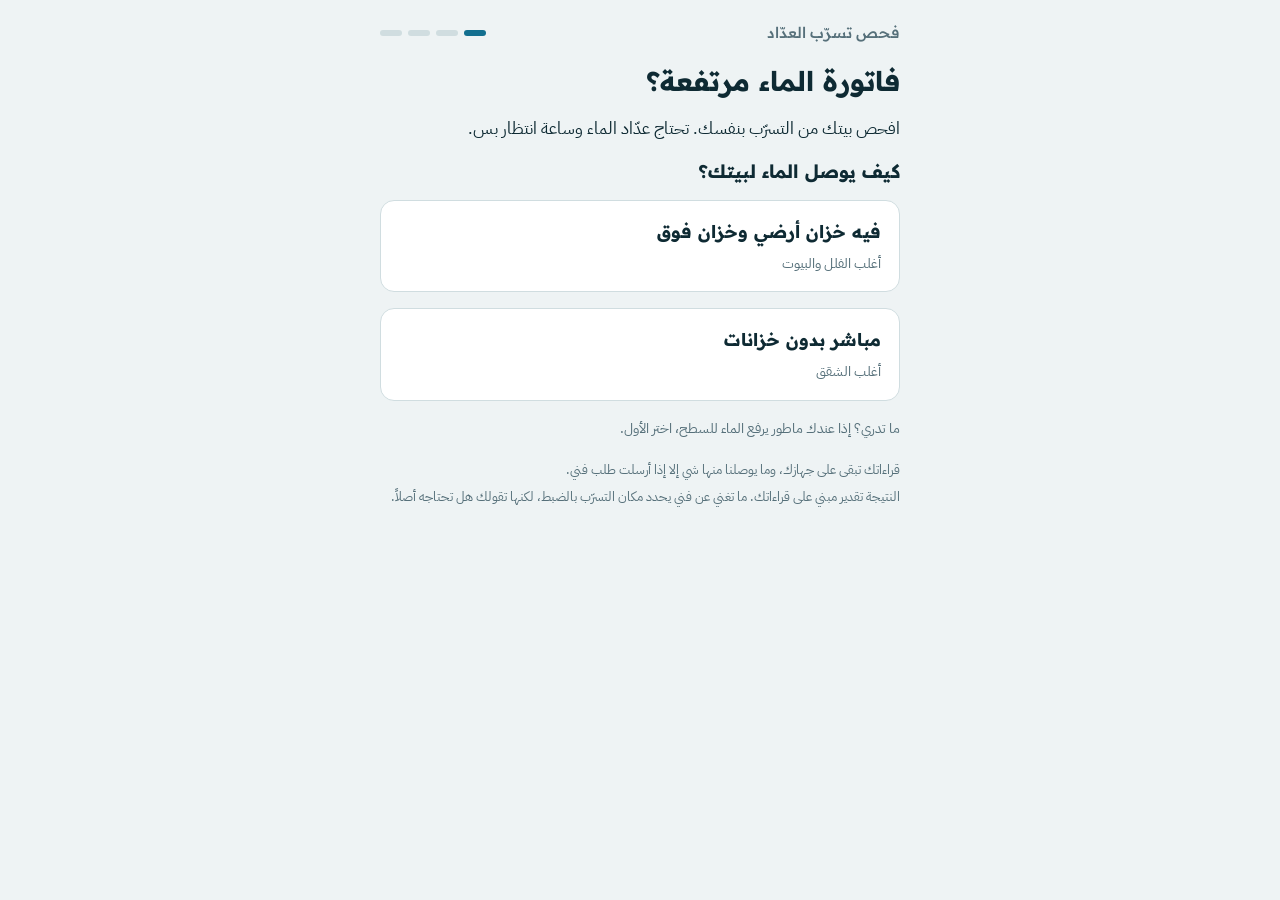
<file: index.html>
<!doctype html>
<html lang="ar" dir="rtl">
<head>
<meta charset="utf-8">
<meta name="viewport" content="width=device-width, initial-scale=1, viewport-fit=cover">
<title>فحص تسرّب العدّاد</title>
<meta name="description" content="افحص بيتك من تسرّب الماء بنفسك في ساعة: قراءتين للعداد تقولك هل فيه تسرّب، ووين مكانه تقريباً، وكم يكلّفك بالشهر.">
<meta property="og:title" content="فحص تسرّب العدّاد">
<meta property="og:description" content="فاتورة الماء مرتفعة؟ افحص بنفسك في ساعة قبل ما تدفع لأحد. مجاني ومن جوالك.">
<meta property="og:type" content="website">
<meta property="og:image" content="https://naiiif83.github.io/leak-check/og.png">
<meta property="og:image:width" content="1200">
<meta property="og:image:height" content="630">
<meta name="twitter:card" content="summary_large_image">
<link rel="preconnect" href="https://fonts.googleapis.com">
<link rel="preconnect" href="https://fonts.gstatic.com" crossorigin>
<link rel="stylesheet" href="https://fonts.googleapis.com/css2?family=IBM+Plex+Mono:wght@500;600&family=IBM+Plex+Sans+Arabic:wght@400;500;600&family=Readex+Pro:wght@500;700&display=swap">
<style>
:root {
  --bg: #eef3f4;
  --surface: #ffffff;
  --sunk: #e3ecee;
  --ink: #0e2a33;
  --muted: #56707a;
  --line: #d0dde0;
  --accent: #136f8f;
  --accent-ink: #ffffff;
  --meter-body: #1b2b31;
  --meter-digit: #f4f7f8;
  --meter-red: #b8322a;
  --ok: #2e7d4f;
  --ok-bg: #e2f2e8;
  --warn: #9a6212;
  --warn-bg: #fbefd9;
  --bad: #b8322a;
  --bad-bg: #fbe4e1;
  --display: "Readex Pro", "IBM Plex Sans Arabic", Tahoma, sans-serif;
  --body: "IBM Plex Sans Arabic", Tahoma, "Segoe UI", sans-serif;
  --mono: "IBM Plex Mono", ui-monospace, Menlo, Consolas, monospace;
  color-scheme: light;
}
@media (prefers-color-scheme: dark) {
  :root:not([data-theme="light"]) {
    --bg: #0b171b; --surface: #12232a; --sunk: #0e1d22; --ink: #e3eef1; --muted: #8ea7af;
    --line: #23393f; --accent: #4fb3d6; --accent-ink: #06242e; --meter-body: #05090b;
    --meter-red: #e0574b; --ok: #5cc28a; --ok-bg: #133024; --warn: #e0a94a; --warn-bg: #33270f;
    --bad: #ef6b5f; --bad-bg: #3a1714;
    color-scheme: dark;
  }
}
:root[data-theme="dark"] {
  --bg: #0b171b; --surface: #12232a; --sunk: #0e1d22; --ink: #e3eef1; --muted: #8ea7af;
  --line: #23393f; --accent: #4fb3d6; --accent-ink: #06242e; --meter-body: #05090b;
  --meter-red: #e0574b; --ok: #5cc28a; --ok-bg: #133024; --warn: #e0a94a; --warn-bg: #33270f;
  --bad: #ef6b5f; --bad-bg: #3a1714;
  color-scheme: dark;
}
* { box-sizing: border-box; }
[hidden] { display: none !important; }
html { -webkit-text-size-adjust: 100%; }
body {
  margin: 0;
  background: var(--bg);
  color: var(--ink);
  font: 17px/1.7 var(--body);
  padding-inline: 16px;
  padding-block: 20px 56px;
}
.wrap { max-width: 520px; margin-inline: auto; display: grid; gap: 18px; }
h1, h2, h3 { font-family: var(--display); line-height: 1.3; text-wrap: balance; margin: 0; }
h1 { font-size: 1.7rem; }
h2 { font-size: 1.15rem; }
h3 { font-size: 1rem; }
p { margin: 0; }
.muted { color: var(--muted); }
.small { font-size: .875rem; }

.topbar { display: flex; justify-content: space-between; align-items: center; gap: 12px; }
.brand { font-family: var(--display); font-weight: 500; font-size: .95rem; color: var(--muted); }
.dots { display: flex; gap: 6px; direction: rtl; }
.dots span { width: 22px; height: 6px; border-radius: 3px; background: var(--line); }
.dots span.on { background: var(--accent); }

.screen { display: grid; gap: 16px; }

.choice {
  display: grid; gap: 4px; text-align: right; width: 100%;
  background: var(--surface); color: var(--ink);
  border: 1px solid var(--line); border-radius: 14px;
  padding: 16px 18px; font: inherit; cursor: pointer;
}
.choice b { font-family: var(--display); font-size: 1.1rem; }
.choice span { color: var(--muted); font-size: .9rem; }
.choice:hover { border-color: var(--accent); }

ul.do { margin: 0; padding: 0; list-style: none; display: grid; gap: 10px; }
ul.do li { display: flex; gap: 10px; align-items: baseline; }
ul.do li::before { content: ""; flex: none; width: 8px; height: 8px; border-radius: 50%; background: var(--accent); transform: translateY(-2px); }

.note { border-radius: 12px; padding: 12px 14px; font-size: .9rem; }
.note.warn { background: var(--warn-bg); color: var(--ink); }
.note.warn b { color: var(--warn); }

.meter {
  background: var(--meter-body); border-radius: 14px; padding: 14px 12px 10px;
  display: grid; gap: 6px; justify-items: center; direction: ltr;
}
.dials { display: flex; gap: 3px; }
.dial {
  font-family: var(--mono); font-weight: 600; font-size: 1.65rem; width: 1.3em; text-align: center;
  background: var(--meter-digit); color: #111; border-radius: 4px; font-variant-numeric: tabular-nums;
}
.dial.red { background: var(--meter-red); color: #fff; }
.dial-gap { width: 6px; }
.meter-label { font-size: .75rem; color: #9fb1b7; direction: rtl; }

.field { display: grid; gap: 6px; }
.field > span { font-size: .9rem; color: var(--muted); }
input[type="datetime-local"], input[type="text"] {
  font: inherit; color: var(--ink); background: var(--surface);
  border: 1px solid var(--line); border-radius: 10px; padding: 10px 12px; width: 100%;
}
input.numin { font-family: var(--mono); direction: ltr; text-align: center; font-size: 1.5rem; font-variant-numeric: tabular-nums; letter-spacing: .04em; }
input.numin.sm { font-size: 1rem; text-align: left; padding: 4px 6px; max-width: 90px; }
input:focus-visible, button:focus-visible, a:focus-visible, summary:focus-visible { outline: 2px solid var(--accent); outline-offset: 2px; }

button, a.btn {
  font: inherit; font-weight: 600; border-radius: 12px; padding: 13px 18px; cursor: pointer;
  border: 1px solid var(--accent); background: var(--accent); color: var(--accent-ink);
  text-align: center; text-decoration: none; display: block; width: 100%;
}
button:disabled, a.btn[aria-disabled="true"] { opacity: .4; cursor: default; pointer-events: none; }
button.ghost { background: transparent; color: var(--accent); }
button.link { background: none; border: 0; color: var(--muted); font-weight: 500; padding: 6px; width: auto; text-decoration: underline; text-underline-offset: 3px; }
.row-actions { display: flex; justify-content: space-between; align-items: center; gap: 8px; }

.dialbox { display: grid; gap: 12px; }
.dialsel { display: grid; grid-template-columns: repeat(3, 1fr); gap: 8px; direction: ltr; }
.dialsel select { font: 600 1.3rem var(--mono); color: var(--ink); background: var(--surface); border: 1px solid var(--line); border-radius: 10px; padding: 8px; width: 100%; text-align: center; }
.dialsel .field > span { font-size: .8rem; direction: ltr; text-align: center; }
.dialhelp { display: flex; gap: 12px; align-items: center; background: var(--surface); border: 1px solid var(--line); border-radius: 12px; padding: 10px 12px; }
.dialsvg { flex: none; color: var(--ink); }
.timer { text-align: center; display: grid; gap: 4px; padding: 18px; background: var(--surface); border: 1px solid var(--line); border-radius: 14px; }
.timer b { font-family: var(--mono); font-size: 2.4rem; font-variant-numeric: tabular-nums; direction: ltr; }
.bar { height: 8px; border-radius: 4px; background: var(--sunk); overflow: hidden; }
.bar i { display: block; height: 100%; width: 0; background: var(--accent); margin-inline-start: 0; }

.verdict { border-radius: 14px; padding: 18px; display: grid; gap: 8px; }
.verdict.ok { background: var(--ok-bg); }
.verdict.warn { background: var(--warn-bg); }
.verdict.bad { background: var(--bad-bg); }
.verdict h1 { font-size: 1.5rem; }
.verdict.ok h1 { color: var(--ok); }
.verdict.warn h1 { color: var(--warn); }
.verdict.bad h1 { color: var(--bad); }
.nums { display: grid; grid-template-columns: 1fr 1fr; gap: 10px; }
.num { background: var(--surface); border-radius: 12px; padding: 12px; display: grid; }
.num b { font-family: var(--mono); font-size: 1.6rem; font-variant-numeric: tabular-nums; }
.num span { font-size: .85rem; color: var(--muted); }

.card { background: var(--surface); border: 1px solid var(--line); border-radius: 14px; padding: 16px; display: grid; gap: 12px; }
details.more { background: var(--surface); border: 1px solid var(--line); border-radius: 14px; padding: 14px 16px; }
details.more > summary { cursor: pointer; font-weight: 600; color: var(--ink); }
details.more[open] > summary { margin-bottom: 12px; }
details.more > div { display: grid; gap: 12px; }

.checks { display: grid; gap: 12px; }
.check { border-bottom: 1px solid var(--line); padding-bottom: 12px; display: grid; gap: 6px; }
.check:last-child { border-bottom: 0; padding-bottom: 0; }
.tri { display: flex; gap: 6px; flex-wrap: wrap; }
.tri label { border: 1px solid var(--line); border-radius: 999px; padding: 3px 12px; font-size: .85rem; cursor: pointer; }
.tri input { position: absolute; opacity: 0; pointer-events: none; }
.tri label:has(input:checked) { border-color: var(--accent); color: var(--accent); font-weight: 600; }
.tri label.bad:has(input:checked) { border-color: var(--bad); color: var(--bad); }
.tri label.ok:has(input:checked) { border-color: var(--ok); color: var(--ok); }
.tri label:has(input:focus-visible) { outline: 2px solid var(--accent); outline-offset: 2px; }
.where { margin: 0; padding-inline-start: 1.2em; display: grid; gap: 4px; }

.tariff-wrap { overflow-x: auto; }
table { border-collapse: collapse; width: 100%; font-size: .9rem; }
th, td { padding: 6px 8px; border-bottom: 1px solid var(--line); text-align: right; }
.check-row { display: flex; gap: 10px; align-items: flex-start; }
.check-row input { margin-top: .4em; flex: none; accent-color: var(--accent); }

pre.summary { white-space: pre-wrap; background: var(--sunk); border-radius: 10px; padding: 12px; margin: 0; font: .875rem/1.8 var(--body); max-height: 360px; overflow: auto; }
.err { color: var(--bad); font-size: .9rem; }
.status { font-size: .9rem; color: var(--ok); }
footer { font-size: .8rem; color: var(--muted); display: grid; gap: 6px; }
@media (prefers-reduced-motion: no-preference) {
  .screen { animation: in .25s ease-out; }
  @keyframes in { from { opacity: .4; transform: translateY(6px); } to { opacity: 1; transform: none; } }
}
</style>
</head>
<body>
<main class="wrap">

<div class="topbar">
  <span class="brand">فحص تسرّب العدّاد</span>
  <span class="dots" id="dots" aria-hidden="true"><span></span><span></span><span></span><span></span></span>
</div>

<!-- ١: نوع البيت -->
<section class="screen" data-step="1">
  <h1>فاتورة الماء مرتفعة؟</h1>
  <p>افحص بيتك من التسرّب بنفسك. تحتاج عدّاد الماء وساعة انتظار بس.</p>
  <h2>كيف يوصل الماء لبيتك؟</h2>
  <button type="button" class="choice" data-system="tank"><b>فيه خزان أرضي وخزان فوق</b><span>أغلب الفلل والبيوت</span></button>
  <button type="button" class="choice" data-system="direct"><b>مباشر بدون خزانات</b><span>أغلب الشقق</span></button>
  <p class="small muted">ما تدري؟ إذا عندك ماطور يرفع الماء للسطح، اختر الأول.</p>
</section>

<!-- ٢: القراءة الأولى -->
<section class="screen" data-step="2" hidden>
  <h1>سكّر الماء واكتب قراءة العدّاد</h1>
  <ul class="do" id="doTank">
    <li>افتح الخزان الأرضي وتأكد إنه مليان، وبعدها سكّر غطاه.</li>
    <li>لا أحد يستخدم الماء لمدة ساعة. أحسن وقت بالليل.</li>
    <li>صوّر العدّاد بجوالك واكتب الرقم تحت.</li>
  </ul>
  <ul class="do" id="doDirect">
    <li>سكّر كل الحنفيات والغسالة والمكيف الصحراوي والري.</li>
    <li>لا أحد يستخدم الماء لمدة ساعة.</li>
    <li>صوّر العدّاد بجوالك واكتب الرقم تحت.</li>
  </ul>
  <p class="note warn" id="safety"><b>انتبه:</b> غطاء الخزان الأرضي المفتوح خطر على الأطفال. لا تتركه مفتوح ولو دقيقة.</p>

  <div class="meter" aria-hidden="true">
    <div class="dials" id="dials1"></div>
    <div class="meter-label">الأرقام السوداء، بعدها الحمراء</div>
  </div>
  <div class="dialhelp" data-dialhelp hidden>
    <svg viewBox="0 0 100 100" width="96" height="96" aria-hidden="true" class="dialsvg"></svg>
    <p class="small">لكل عقرب اكتب الرقم اللي <b>عدّاه</b> العقرب. إذا بين 3 و 4 اكتب 3. العقارب مكتوب جنبها ×0.1 و ×0.01 و ×0.001، ولو فيه عقرب رابع (×0.0001) تجاهله.</p>
  </div>
  <label class="field" id="digits1"><span>رقم العدّاد (اكتب الأسود، بعدين نقطة، بعدين الأحمر)</span>
    <input type="text" class="numin" id="r1" inputmode="decimal" autocomplete="off" placeholder="1234.567"></label>
  <p class="err" id="r1err" hidden>اكتب أرقام بس، مثل 1234.567</p>
  <div class="dialbox" id="dialbox1" data-r="r1" hidden>
    <label class="field"><span>الأرقام السوداء</span><input type="text" class="numin" id="black1" data-part="black" inputmode="numeric" autocomplete="off" placeholder="1234"></label>
    <div class="dialsel">
      <label class="field"><span>عقرب ×0.1</span><select id="d1a" data-part="0"></select></label>
      <label class="field"><span>عقرب ×0.01</span><select id="d1b" data-part="1"></select></label>
      <label class="field"><span>عقرب ×0.001</span><select id="d1c" data-part="2"></select></label>
    </div>
  </div>
  <button type="button" class="link" data-meter-toggle>عدّادك فيه عقارب حمراء بدل الأرقام؟</button>
  <button type="button" id="start" disabled>سجّلت الرقم، ابدأ الساعة</button>
  <div class="row-actions"><button type="button" class="link" data-back>رجوع</button></div>
</section>

<!-- ٣: الانتظار والقراءة الثانية -->
<section class="screen" data-step="3" hidden>
  <h1>انتظر، ولا أحد يستخدم الماء</h1>
  <div class="timer">
    <span class="muted small">مضى من الساعة</span>
    <b id="elapsed">0:00</b>
    <div class="bar"><i id="bar"></i></div>
    <span class="small muted" id="timerNote">تقدر تسكّر الصفحة وترجع، الوقت محفوظ.</span>
  </div>
  <p class="small muted">كثير من العدّادات فيها نجمة أو ترس صغير يلف. إذا تشوفه يلف والماء مسكّر، فيه تسرّب.</p>
  <div class="meter" aria-hidden="true">
    <div class="dials" id="dials2"></div>
    <div class="meter-label">الأرقام السوداء، بعدها الحمراء</div>
  </div>
  <label class="field" id="digits2"><span>رقم العدّاد الحين</span>
    <input type="text" class="numin" id="r2" inputmode="decimal" autocomplete="off" placeholder="1234.567"></label>
  <p class="err" id="r2err" hidden></p>
  <div class="dialbox" id="dialbox2" data-r="r2" hidden>
    <label class="field"><span>الأرقام السوداء</span><input type="text" class="numin" id="black2" data-part="black" inputmode="numeric" autocomplete="off" placeholder="1234"></label>
    <div class="dialsel">
      <label class="field"><span>عقرب ×0.1</span><select id="d2a" data-part="0"></select></label>
      <label class="field"><span>عقرب ×0.01</span><select id="d2b" data-part="1"></select></label>
      <label class="field"><span>عقرب ×0.001</span><select id="d2c" data-part="2"></select></label>
    </div>
  </div>
  <button type="button" class="link" data-meter-toggle>عدّادك فيه عقارب حمراء بدل الأرقام؟</button>
  <button type="button" id="finish" disabled>شوف النتيجة</button>
  <div class="row-actions">
    <button type="button" class="link" data-back>رجوع</button>
    <button type="button" class="link" id="editTimeBtn">كتبت القراءة الأولى بوقت ثاني؟</button>
  </div>
  <label class="field" id="t1box" hidden><span>وقت القراءة الأولى</span><input type="datetime-local" id="t1"></label>
</section>

<!-- ٤: النتيجة -->
<section class="screen" data-step="4" hidden>
  <div class="verdict" id="verdict"></div>
  <div class="nums" id="nums">
    <div class="num"><b id="nLd">0</b><span>لتر يضيع باليوم</span></div>
    <div class="num"><b id="nSar">0</b><span>ريال زيادة بالشهر تقريباً</span></div>
  </div>

  <button type="button" id="wantTech">أبغى فني يجيني</button>

  <div class="card" id="leadCard" hidden>
    <h2>بيانات الزيارة</h2>
    <label class="field"><span>رقم جوالك</span><input type="text" id="lPhone" inputmode="tel" autocomplete="tel" placeholder="05xxxxxxxx" dir="ltr"></label>
    <label class="field"><span>المدينة</span><input type="text" id="lCity" placeholder="الرياض"></label>
    <label class="field"><span>الحي</span><input type="text" id="lDistrict" placeholder="النرجس"></label>
    <label class="field"><span>الاسم ووقت الزيارة (اختياري)</span><input type="text" id="lName" placeholder="أبو محمد، بعد العصر"></label>
    <label class="check-row"><input type="checkbox" id="lConsent"><span class="small">أوافق إن رقمي ونتيجة الفحص يوصلون لشركة كشف تسرّبات شريكة في مدينتي عشان تتواصل معي بخصوص هذا الطلب بس. ما تنباع بياناتي، وأقدر أطلب حذفها برسالة «احذف بياناتي» على نفس الرقم.</span></label>
    <p class="err" id="leadErr" hidden></p>
    <a class="btn" id="leadSend" href="#" target="_blank" rel="noopener">أرسل الطلب بالواتساب</a>
    <p class="status" id="leadMsg" role="status"></p>
  </div>

  <details class="more" id="whereBox">
    <summary>وين ممكن يكون التسرّب؟</summary>
    <div>
      <ul class="where" id="whereList"></ul>
      <p class="small muted">افحص هذي بنفسك، وعلّم اللي لقيته. تنضاف للملخص اللي يوصل الفني.</p>
      <div class="checks" id="checks"></div>
    </div>
  </details>

  <details class="more">
    <summary>ملخص الفحص للشكوى على الفاتورة</summary>
    <div>
      <p class="small muted">انسخه وأرفقه مع صور العدّاد في شكوى الفاتورة المرتفعة عند شركة المياه الوطنية.</p>
      <pre class="summary" id="summary"></pre>
      <button type="button" class="ghost" id="copy">نسخ الملخص</button>
      <p class="status" id="copyMsg" role="status"></p>
    </div>
  </details>

  <details class="more">
    <summary>عدّل حساب الريالات على فاتورتك</summary>
    <div>
      <label class="field"><span>استهلاكك المعتاد بالشهر بدون التسرّب (م³، من فاتورة قديمة)</span><input type="text" class="numin sm" id="usual" inputmode="decimal" value="25"></label>
      <label class="check-row"><input type="checkbox" id="sewer" checked><span>عندي صرف صحي على الفاتورة</span></label>
      <div class="tariff-wrap">
        <table>
          <thead><tr><th>الشريحة (م³/شهر)</th><th>مياه (ريال/م³)</th><th>صرف (ريال/م³)</th></tr></thead>
          <tbody id="tariffBody"></tbody>
        </table>
      </div>
      <p class="small muted">الأسعار السكنية مطابقة لحاسبة فاتورة المياه في الهيئة السعودية للمياه (swa.gov.sa). الحساب يضيف ضريبة 15٪، ويحسب الفرق بين فاتورتك مع التسرّب وبدونه، ورسوم العداد الثابتة ما تدخل فيه لأنها ما تتغير.</p>
    </div>
  </details>

  <button type="button" class="ghost" id="reset">فحص جديد</button>
  <div class="note warn" id="confirmReset" hidden>
    <p>بيمسح القراءات والنتيجة من جهازك. متأكد؟</p>
    <div class="row-actions" style="margin-top:8px"><button type="button" id="resetYes" style="width:auto">امسح وابدأ</button><button type="button" class="link" id="resetNo">لا</button></div>
  </div>
</section>

<footer>
  <p>قراءاتك تبقى على جهازك، وما يوصلنا منها شي إلا إذا أرسلت طلب فني.</p>
  <p>النتيجة تقدير مبني على قراءاتك. ما تغني عن فني يحدد مكان التسرّب بالضبط، لكنها تقولك هل تحتاجه أصلاً.</p>
</footer>
</main>

<script>
(() => {
  const $ = (id) => document.getElementById(id);
  const KEY = 'leak-check-v2';
  // رقم واتساب اللي تستقبل عليه طلبات الفنيين، بالصيغة الدولية بدون + (مثال: 9665XXXXXXXX)
  const LEADS_WHATSAPP = '966502140821';
  const HOUR = 3.6e6;
  const DEFAULT_TARIFF = [
    { upTo: 15, w: 0.10, s: 0.05 },
    { upTo: 30, w: 1.00, s: 0.50 },
    { upTo: 45, w: 3.00, s: 1.50 },
    { upTo: 60, w: 4.00, s: 2.00 },
    { upTo: null, w: 6.00, s: 3.00 },
  ];
  const TANK_CHECKS = [
    { key: 'roof', title: 'الخزان اللي فوق', text: 'افصل الماطور، وسكّر الحنفيات، وحط شريط لاصق على مستوى الماء. إذا نزل بعد ساعة أو ساعتين، التسرّب داخل البيت.' },
    { key: 'ground', title: 'الخزان الأرضي', text: 'سكّر المحبس اللي بعد العدّاد، وافصل الماطور، وعلّم مستوى الماء وسكّر الغطاء. إذا نزل بعد ساعات، الخزان فيه شق.' },
    { key: 'pump', title: 'الماطور يشتغل لحاله', text: 'بالليل وما أحد يستخدم الماء، تسمعه يشتغل كل شوي؟' },
  ];
  const QUICK = [
    { key: 'toilet', title: 'السيفون', text: 'حط نقاط صبغة طعام في خزان السيفون ولا تسحب. إذا طلع اللون في الكرسي بعد 15 دقيقة، يسرّب. هذا أشهر سبب.' },
    { key: 'float', title: 'عوّامة الخزان اللي فوق', text: 'ينزل ماء من ماسورة الفائض والخزان مليان؟ العوّامة ما تسكّر.' },
    { key: 'heater', title: 'السخانات', text: 'صمام الأمان ينقّط أو تحت السخان رطوبة.' },
    { key: 'cooler', title: 'المكيف الصحراوي', text: 'الماء يفيض من حوضه.' },
    { key: 'taps', title: 'الحنفيات والشطافات', text: 'أي وحدة تنقّط.' },
    { key: 'damp', title: 'رطوبة أو بقع', text: 'بقع في الجدار أو السقف، بلاط منفوخ، أو مكان رطب دايم في الحوش.' },
    { key: 'garden', title: 'الري', text: 'مؤقّت يشتغل بوقت غلط، أو خط تنقيط مكسور.' },
  ];
  const TRI = [['skip', 'ما فحصت'], ['ok', 'سليم'], ['bad', 'فيه تسرّب']];

  const fresh = () => ({ step: 1, system: 'tank', r1: '', t1: '', r2: '', t2: '',
    meterType: 'digits', usual: 25, sewer: true, tariff: JSON.parse(JSON.stringify(DEFAULT_TARIFF)), checks: {}, lead: {}, leadOpen: false });
  let state;
  try { state = JSON.parse(localStorage.getItem(KEY)); } catch (e) { state = null; }
  state = Object.assign(fresh(), state || {});
  const save = () => { try { localStorage.setItem(KEY, JSON.stringify(state)); } catch (e) {} };

  // يقبل الأرقام العربية (٠١٢) والفارسية والفاصلة العشرية العربية (٫)
  const latinDigits = (s) => String(s ?? '')
    .replace(/[٠-٩]/g, d => '٠١٢٣٤٥٦٧٨٩'.indexOf(d))
    .replace(/[۰-۹]/g, d => '۰۱۲۳۴۵۶۷۸۹'.indexOf(d));
  const num = (v) => {
    const t = latinDigits(v).trim().replace(/[٫,،]/g, '.').replace(/\s/g, '');
    return t === '' ? NaN : Number(t);
  };
  const phoneDigits = (s) => latinDigits(s).replace(/[^\d]/g, '');
  const fmt = (n, d = 0) => n.toLocaleString('en-US', { maximumFractionDigits: d, minimumFractionDigits: d });
  const toLocalInput = (ms) => new Date(ms - new Date(ms).getTimezoneOffset() * 60000).toISOString().slice(0, 16);
  const tank = () => state.system === 'tank';

  // ---------- العرض ----------
  function renderMeter(el, val) {
    const n = isFinite(val) && val >= 0 ? val : 0;
    const [ip, fp] = n.toFixed(3).split('.');
    el.innerHTML = [...ip.padStart(5, '0').slice(-5)].map(d => `<span class="dial">${d}</span>`).join('') +
      '<span class="dial-gap"></span>' + [...fp].map(d => `<span class="dial red">${d}</span>`).join('');
  }

  function show(step) {
    state.step = step; save();
    document.querySelectorAll('.screen').forEach(s => { s.hidden = +s.dataset.step !== step; });
    [...$('dots').children].forEach((d, i) => d.classList.toggle('on', i < step));
    $('doTank').hidden = !tank(); $('doDirect').hidden = tank(); $('safety').hidden = !tank();
    render();
    window.scrollTo(0, 0);
  }

  function bill(m3) {
    let total = 0, prev = 0;
    for (const t of state.tariff) {
      const cap = t.upTo == null ? Infinity : t.upTo;
      total += Math.max(0, Math.min(m3, cap) - prev) * (t.w + (state.sewer ? t.s : 0));
      prev = cap;
      if (m3 <= cap) break;
    }
    return total * 1.15;
  }

  function analyze() {
    const r1 = num(state.r1), r2 = num(state.r2), t1 = Date.parse(state.t1), t2 = Date.parse(state.t2);
    if (![r1, r2, t1, t2].every(isFinite)) return null;
    const hours = (t2 - t1) / HOUR;
    const liters = Math.max(0, (r2 - r1) * 1000);
    const lh = hours > 0 ? liters / hours : 0;
    const m3month = lh * 24 * 30 / 1000;
    const sar = bill(state.usual + m3month) - bill(state.usual);
    const level = lh >= 20 ? 'bad' : lh > 0.4 ? 'warn' : 'ok';
    return { hours, liters, lh, m3month, sar, level };
  }

  function where(a) {
    const c = state.checks, out = [];
    if (tank()) {
      if (a.level !== 'ok') {
        if (c.ground === 'bad') out.push('الخزان الأرضي فيه شق.');
        else if (c.ground === 'ok') out.push('الماسورة بين العدّاد والخزان الأرضي، أو عوّامة الخزان الأرضي ما تسكّر.');
        else out.push('بين العدّاد والخزان الأرضي: الماسورة، أو الخزان نفسه، أو عوّامته.');
      }
      if (c.roof === 'bad' || c.pump === 'bad') out.push('داخل البيت: المواسير أو الأدوات الصحية بعد الخزان اللي فوق.');
      if (a.level === 'ok' && !out.length) out.push('العدّاد ما يوصل إلا للخزان الأرضي. عشان تتأكد من داخل البيت، سوّ فحص الخزان اللي فوق تحت.');
    } else if (a.level !== 'ok') {
      out.push('في مواسير البيت أو أحد الأدوات بعد العدّاد. ابدأ بالسيفون والحنفيات.');
    }
    QUICK.forEach(q => { if (c[q.key] === 'bad') out.push(`${q.title}.`); });
    return out;
  }

  function summaryText(a) {
    const label = (v) => ({ ok: 'سليم', bad: 'فيه تسرّب' }[v] || null);
    const L = ['ملخص فحص تسرّب المياه', `البيت: ${tank() ? 'خزان أرضي وخزان علوي' : 'مباشر بدون خزانات'}`, ''];
    L.push('فحص العدّاد بدون أي استخدام' + (tank() ? ' والخزان الأرضي مليان' : '') + ':');
    L.push(`- القراءة الأولى: ${num(state.r1).toFixed(3)} م³ (${state.t1.replace('T', ' ')})`);
    L.push(`- القراءة الثانية: ${num(state.r2).toFixed(3)} م³ (${state.t2.replace('T', ' ')})`);
    L.push(`- الفرق: ${fmt(a.liters)} لتر خلال ${fmt(a.hours, 1)} ساعة = ${fmt(a.lh, 1)} لتر/ساعة`);
    L.push(`- تقريباً ${fmt(a.m3month, 1)} م³ بالشهر، ${fmt(a.sar)} ريال زيادة على الفاتورة`);
    const done = [...(tank() ? TANK_CHECKS : []), ...QUICK].filter(q => label(state.checks[q.key]));
    if (done.length) { L.push('', 'فحوصات ثانية:'); done.forEach(q => L.push(`- ${q.title}: ${label(state.checks[q.key])}`)); }
    const w = where(a);
    if (a.level !== 'ok' && w.length) { L.push('', 'المكان المرجّح:'); w.forEach(x => L.push('- ' + x)); }
    return L.join('\n');
  }

  function leadProblem() {
    const l = state.lead;
    if (!/^(05\d{8}|9665\d{8})$/.test(phoneDigits(l.phone))) return 'اكتب رقم جوال صحيح يبدأ بـ 05.';
    if (!l.city || !l.district) return 'اكتب المدينة والحي عشان يوصلك أقرب فني.';
    if (!l.consent) return 'وافق على إرسال بياناتك للفني.';
    return '';
  }

  function leadText(a) {
    const l = state.lead;
    return ['طلب فني كشف تسرّبات', `الجوال: ${phoneDigits(l.phone)}`, `المكان: ${l.city}، حي ${l.district}`,
      l.name ? `ملاحظة: ${l.name}` : null, '', summaryText(a)].filter(x => x !== null).join('\n');
  }

  function renderResult() {
    const a = analyze();
    if (!a) return;
    const v = $('verdict');
    const short = a.hours < 1 ? `<p class="small">انتظرت ${fmt(a.hours * 60)} دقيقة بس. عيد الفحص لمدة ساعة إذا تبغى نتيجة أدق.</p>` : '';
    if (a.level === 'ok') {
      v.className = 'verdict ok';
      v.innerHTML = `<h1>العدّاد ثابت</h1><p>ما فيه تسرّب ${tank() ? 'بين العدّاد والخزان الأرضي' : 'في البيت'} يقدر العدّاد يقيسه.${tank() ? ' افحص الخزان اللي فوق من «وين ممكن يكون التسرّب» تحت.' : ''}</p>${short}`;
    } else if (a.level === 'warn') {
      v.className = 'verdict warn';
      v.innerHTML = `<h1>فيه تسرّب بسيط</h1><p>العدّاد مشى ${fmt(a.liters)} لتر بدون استخدام. غالباً سيفون أو عوّامة أو حنفية تنقّط، وتقدر تلقاه بنفسك من «وين ممكن يكون التسرّب» تحت.</p>${short}`;
    } else {
      v.className = 'verdict bad';
      v.innerHTML = `<h1>فيه تسرّب واضح</h1><p>العدّاد مشى ${fmt(a.liters)} لتر في ${fmt(a.hours, 1)} ساعة بدون استخدام. هذا يحتاج فني، وكل شهر تأخير يزيد الفاتورة.</p>${short}`;
    }
    $('nums').hidden = a.level === 'ok';
    $('nLd').textContent = fmt(a.lh * 24);
    $('nSar').textContent = fmt(a.sar);
    $('wantTech').hidden = state.leadOpen;
    $('wantTech').className = a.level === 'bad' ? '' : 'ghost';
    $('wantTech').textContent = a.level === 'bad' ? 'أبغى فني يجيني' : 'أبغى فني مع ذلك';
    $('leadCard').hidden = !state.leadOpen;
    $('whereList').innerHTML = where(a).map(x => `<li>${x}</li>`).join('');
    $('summary').textContent = summaryText(a);

    const problem = leadProblem();
    const touched = state.lead.phone || state.lead.city || state.lead.consent;
    $('leadErr').hidden = !problem || !touched;
    $('leadErr').textContent = problem;
    const send = $('leadSend');
    send.setAttribute('aria-disabled', problem ? 'true' : 'false');
    send.href = problem ? '#' : `https://wa.me/${LEADS_WHATSAPP}?text=${encodeURIComponent(leadText(a))}`;
  }

  function renderTimer() {
    const t1 = Date.parse(state.t1);
    if (!isFinite(t1)) return;
    const ms = Math.max(0, Date.now() - t1);
    const mins = Math.floor(ms / 60000);
    $('elapsed').textContent = `${Math.floor(mins / 60)}:${String(mins % 60).padStart(2, '0')}`;
    $('bar').style.width = Math.min(100, ms / HOUR * 100) + '%';
    $('timerNote').textContent = ms >= HOUR
      ? 'خلصت الساعة. اكتب رقم العدّاد الحين.'
      : 'تقدر تسكّر الصفحة وترجع، الوقت محفوظ.';
  }

  // عدّادات بعقارب: يركّب القراءة من الأسود + ثلاث عقارب
  const PARTS = { r1: 1, r2: 2 };
  function composeDial(n) {
    const black = latinDigits($('black' + n).value).replace(/[^\d]/g, '');
    if (!black) return '';
    return black + '.' + ['a', 'b', 'c'].map(k => $('d' + n + k).value).join('');
  }
  function fillDial(n, r) {
    const v = num(r);
    const [ip, fp] = isFinite(v) ? v.toFixed(3).split('.') : ['', '000'];
    $('black' + n).value = ip;
    ['a', 'b', 'c'].forEach((k, i) => { $('d' + n + k).value = fp[i]; });
  }
  function dialSVG(svg) {
    const pt = (n, r) => { const a = (n * 36 - 90) * Math.PI / 180; return [50 + r * Math.cos(a), 50 + r * Math.sin(a)]; };
    let h = '<circle cx="50" cy="50" r="46" fill="var(--surface)" stroke="currentColor" stroke-width="2"/>';
    for (let n = 0; n < 10; n++) { const [x, y] = pt(n, 35); h += `<text x="${x}" y="${y}" font-size="12" font-family="IBM Plex Mono, monospace" text-anchor="middle" dominant-baseline="central" fill="currentColor">${n}</text>`; }
    const [px, py] = pt(3.5, 26);
    h += `<line x1="50" y1="50" x2="${px}" y2="${py}" stroke="var(--meter-red)" stroke-width="4" stroke-linecap="round"/><circle cx="50" cy="50" r="5" fill="var(--meter-red)"/>`;
    svg.innerHTML = h;
  }
  function prefillBlack2() {
    if (!String(state.r2).trim() && isFinite(num(state.r1))) $('black2').value = Math.floor(num(state.r1));
  }
  function applyMeterType() {
    const dials = state.meterType === 'dials';
    [1, 2].forEach(n => {
      $('digits' + n).hidden = dials; $('dialbox' + n).hidden = !dials;
    });
    document.querySelectorAll('[data-dialhelp]').forEach(el => { el.hidden = !dials; });
    document.querySelectorAll('[data-meter-toggle]').forEach(b => {
      b.textContent = dials ? 'عدّادي يعرض أرقام حمراء' : 'عدّادك فيه عقارب حمراء بدل الأرقام؟';
    });
    document.querySelectorAll('.meter-label').forEach(el => {
      el.textContent = dials ? 'قراءتك بالأرقام: الأسود، بعدها العقارب' : 'الأرقام السوداء، بعدها الحمراء';
    });
  }

  function render() {
    renderMeter($('dials1'), num(state.r1));
    renderMeter($('dials2'), isFinite(num(state.r2)) ? num(state.r2) : num(state.r1));
    const r1ok = isFinite(num(state.r1)) && num(state.r1) >= 0;
    $('start').disabled = !r1ok;
    $('r1err').hidden = r1ok || !String(state.r1).trim();
    const r2 = num(state.r2);
    let r2msg = '';
    if (String(state.r2).trim() && !isFinite(r2)) r2msg = 'اكتب أرقام بس، مثل 1234.567';
    else if (isFinite(r2) && r2 < num(state.r1)) r2msg = `الرقم أقل من القراءة الأولى (${num(state.r1).toFixed(3)}). راجعه.`;
    $('r2err').hidden = !r2msg; $('r2err').textContent = r2msg;
    $('finish').disabled = !isFinite(r2) || !!r2msg;
    if (state.step === 3) renderTimer();
    if (state.step === 4) renderResult();
  }

  // ---------- الفحوصات والأسعار ----------
  function buildChecks() {
    const list = [...(tank() ? TANK_CHECKS : []), ...QUICK];
    $('checks').innerHTML = list.map(q => `<div class="check"><h3>${q.title}</h3><p class="small">${q.text}</p>
      <div class="tri">${TRI.map(([v, t]) => `<label class="${v}"><input type="radio" name="c_${q.key}" value="${v}" ${(state.checks[q.key] || 'skip') === v ? 'checked' : ''}>${t}</label>`).join('')}</div></div>`).join('');
  }
  $('checks').addEventListener('change', (e) => {
    state.checks[e.target.name.slice(2)] = e.target.value; save(); render();
  });

  function buildTariff() {
    let from = 0;
    $('tariffBody').innerHTML = state.tariff.map((t, i) => {
      const range = t.upTo == null ? `أكثر من ${from}` : `${from + 1} – ${t.upTo}`;
      from = t.upTo;
      return `<tr><td>${range}</td>
        <td><input type="text" class="numin sm" inputmode="decimal" id="tw${i}" data-i="${i}" data-f="w" value="${t.w}"></td>
        <td><input type="text" class="numin sm" inputmode="decimal" id="ts${i}" data-i="${i}" data-f="s" value="${t.s}"></td></tr>`;
    }).join('');
  }
  $('tariffBody').addEventListener('input', (e) => {
    const v = num(e.target.value);
    if (isFinite(v) && v >= 0) { state.tariff[e.target.dataset.i][e.target.dataset.f] = v; save(); render(); }
  });

  // ---------- الأحداث ----------
  document.querySelectorAll('[data-system]').forEach(b => b.addEventListener('click', () => {
    state.system = b.dataset.system; buildChecks(); show(2);
  }));
  document.querySelectorAll('[data-back]').forEach(b => b.addEventListener('click', () => show(state.step - 1)));

  document.querySelectorAll('.dialbox select').forEach(sel => {
    sel.innerHTML = [...Array(10)].map((_, i) => `<option value="${i}">${i}</option>`).join('');
  });
  document.querySelectorAll('.dialsvg').forEach(dialSVG);
  document.querySelectorAll('.dialbox').forEach(box => box.addEventListener('input', () => {
    const rk = box.dataset.r;
    state[rk] = composeDial(PARTS[rk]); $(rk).value = state[rk]; save(); render();
  }));
  document.querySelectorAll('[data-meter-toggle]').forEach(b => b.addEventListener('click', () => {
    state.meterType = state.meterType === 'dials' ? 'digits' : 'dials';
    fillDial(1, state.r1); fillDial(2, state.r2); prefillBlack2();
    save(); applyMeterType(); render();
  }));
  $('r1').addEventListener('input', () => { state.r1 = $('r1').value; save(); render(); });
  $('start').addEventListener('click', () => {
    prefillBlack2();
    state.t1 = toLocalInput(Date.now()); $('t1').value = state.t1; show(3);
  });
  $('r2').addEventListener('input', () => { state.r2 = $('r2').value; save(); render(); });
  $('editTimeBtn').addEventListener('click', () => { $('t1box').hidden = false; $('t1').focus(); });
  $('t1').addEventListener('input', () => { state.t1 = $('t1').value; save(); render(); });
  $('finish').addEventListener('click', () => { state.t2 = toLocalInput(Date.now()); show(4); });

  $('wantTech').addEventListener('click', () => { state.leadOpen = true; save(); render(); $('lPhone').focus(); });
  [['lPhone', 'phone'], ['lCity', 'city'], ['lDistrict', 'district'], ['lName', 'name']].forEach(([id, k]) =>
    $(id).addEventListener('input', () => { state.lead[k] = $(id).value.trim(); save(); render(); }));
  $('lConsent').addEventListener('change', () => { state.lead.consent = $('lConsent').checked; save(); render(); });
  $('leadSend').addEventListener('click', (e) => {
    const problem = leadProblem();
    if (problem) { e.preventDefault(); $('leadErr').hidden = false; $('leadErr').textContent = problem; return; }
    $('leadMsg').textContent = 'انفتح الواتساب. اضغط إرسال هناك عشان يوصل طلبك.';
  });

  $('copy').addEventListener('click', () => {
    const msg = (t) => { $('copyMsg').textContent = t; };
    const fallback = () => {
      const r = document.createRange(); r.selectNodeContents($('summary'));
      const s = getSelection(); s.removeAllRanges(); s.addRange(r);
      msg('النص محدد، انسخه من قائمة الجوال');
    };
    try { navigator.clipboard.writeText($('summary').textContent).then(() => msg('انتسخ الملخص'), fallback); } catch (e) { fallback(); }
  });

  $('usual').addEventListener('input', () => { const v = num($('usual').value); if (isFinite(v) && v >= 0) { state.usual = v; save(); render(); } });
  $('sewer').addEventListener('change', () => { state.sewer = $('sewer').checked; save(); render(); });

  $('reset').addEventListener('click', () => { $('confirmReset').hidden = false; });
  $('resetNo').addEventListener('click', () => { $('confirmReset').hidden = true; });
  $('resetYes').addEventListener('click', () => {
    const keep = { meterType: state.meterType, usual: state.usual, sewer: state.sewer, tariff: state.tariff, lead: state.lead };
    state = Object.assign(fresh(), keep);
    $('confirmReset').hidden = true;
    fill(); show(1);
  });

  function fill() {
    $('r1').value = state.r1; $('r2').value = state.r2; $('t1').value = state.t1;
    fillDial(1, state.r1); fillDial(2, state.r2); applyMeterType();
    $('lPhone').value = state.lead.phone || ''; $('lCity').value = state.lead.city || '';
    $('lDistrict').value = state.lead.district || ''; $('lName').value = state.lead.name || '';
    $('lConsent').checked = !!state.lead.consent;
    $('usual').value = state.usual; $('sewer').checked = state.sewer !== false;
    $('leadMsg').textContent = ''; $('copyMsg').textContent = '';
    buildChecks(); buildTariff();
  }

  setInterval(() => { if (state.step === 3) renderTimer(); }, 20000);
  document.addEventListener('visibilitychange', () => { if (!document.hidden && state.step === 3) renderTimer(); });

  fill();
  show(state.step >= 1 && state.step <= 4 ? state.step : 1);
})();
</script>
</body>
</html>
</file>
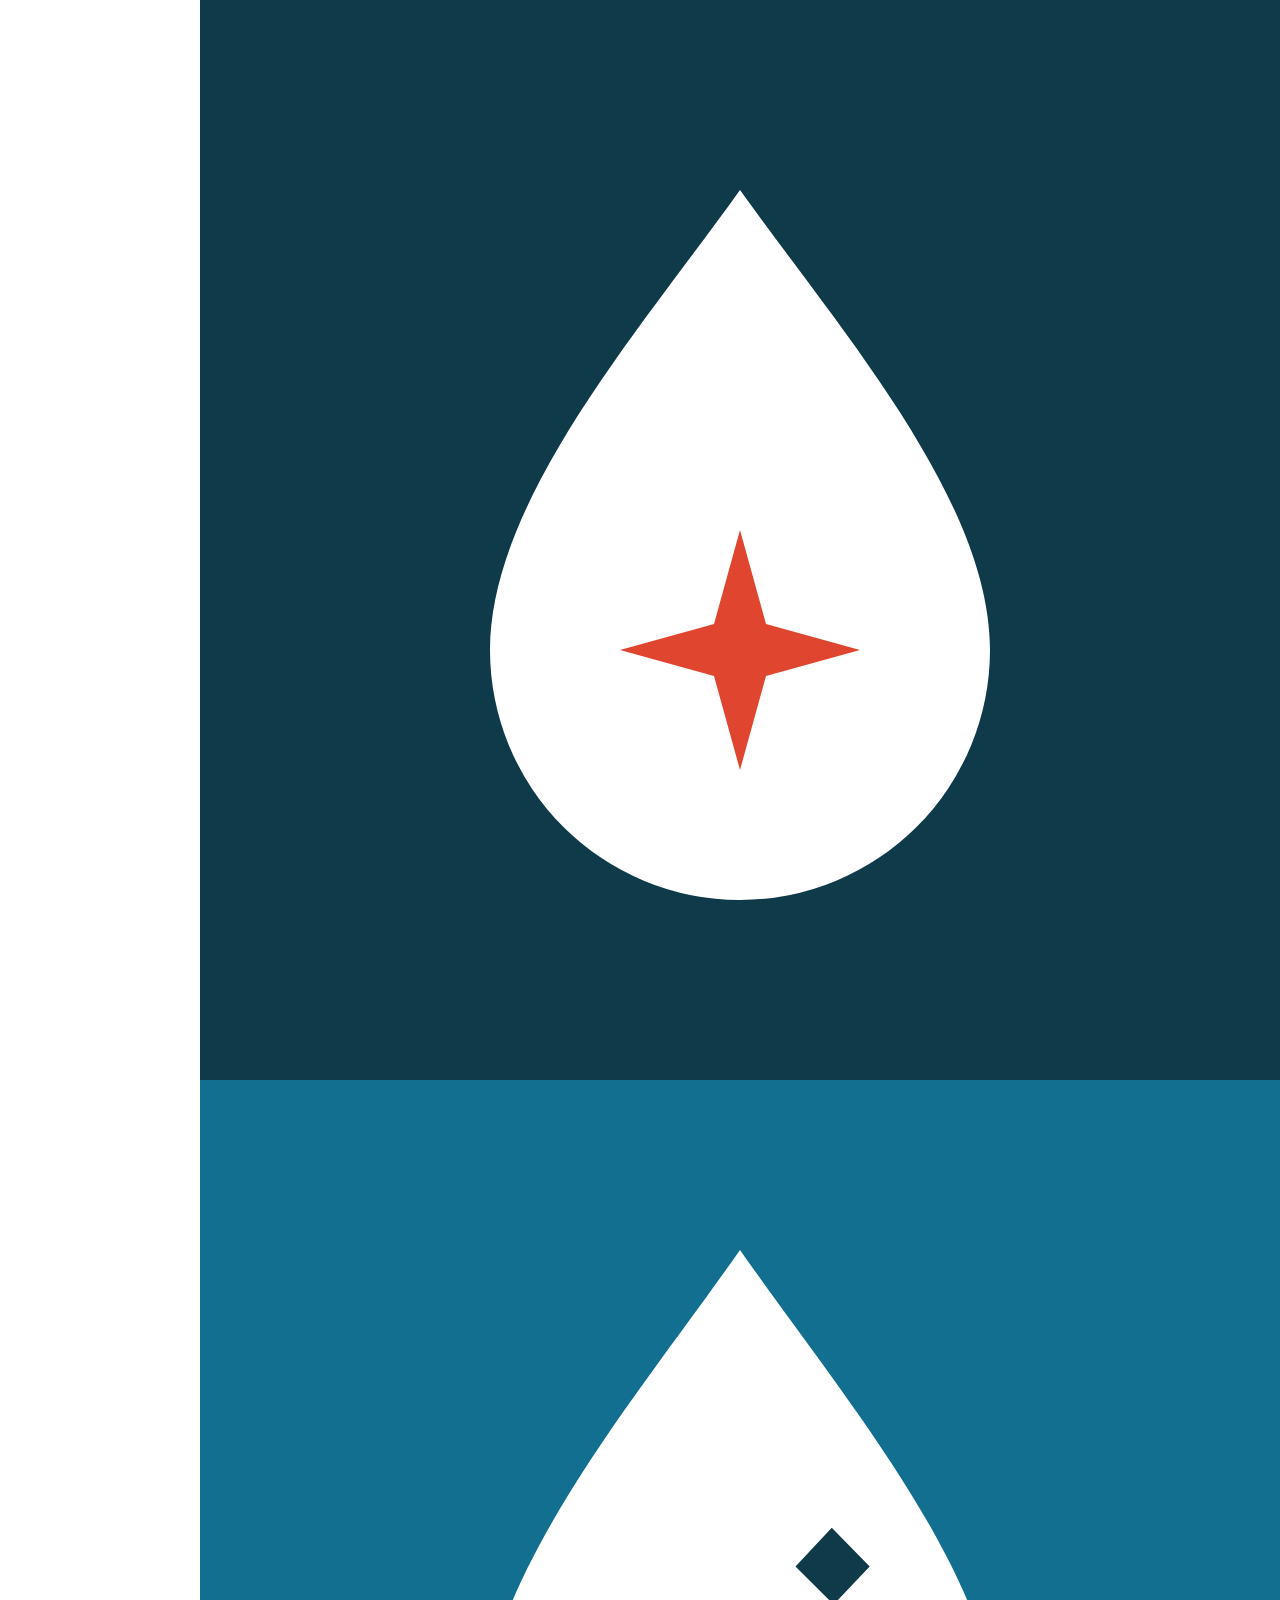
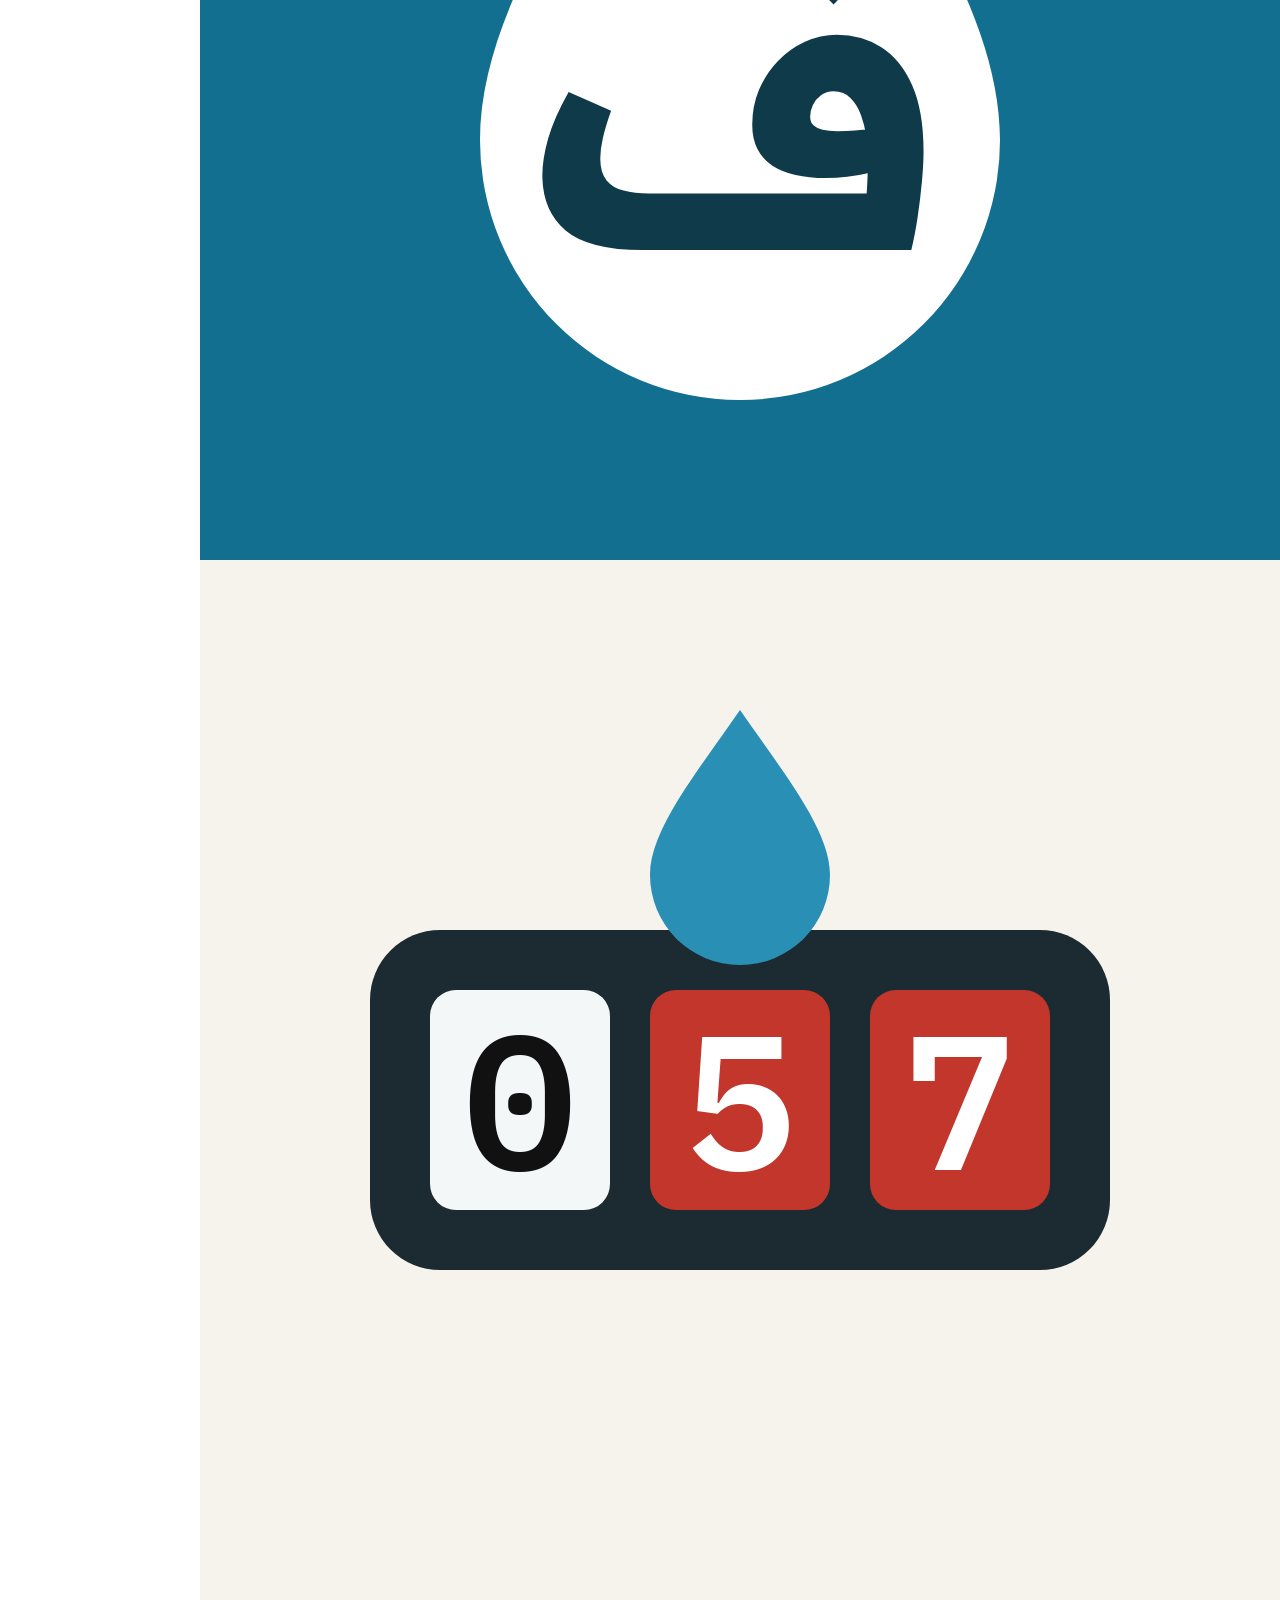
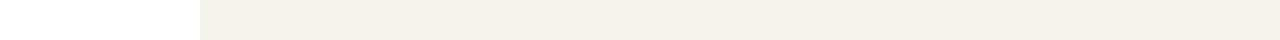
<file: marketing/avatar/avatar.html>
<!doctype html><html lang="ar" dir="rtl"><head><meta charset="utf-8">
<link rel="stylesheet" href="../video/fonts.css">
<style>
*{margin:0;box-sizing:border-box} body{width:1080px;height:1080px;overflow:hidden}
.a{width:1080px;height:1080px;display:grid;place-items:center;position:relative}
svg{width:1080px;height:1080px}
</style></head><body>
<!-- ١: نقطة بيضاء فيها نجمة العدّاد الحمراء -->
<div class="a" id="v1" style="background:#0f3a4a">
<svg viewBox="0 0 1080 1080">
 <path d="M540 190 C 640 330 790 500 790 650 A 250 250 0 0 1 290 650 C 290 500 440 330 540 190 Z" fill="#fff"/>
 <g transform="translate(540 650)"><polygon fill="#e0452f" points="0,-120 26,-26 120,0 26,26 0,120 -26,26 -120,0 -26,-26"/></g>
</svg></div>
<!-- ٢: نقطة فيها حرف ف -->
<div class="a" id="v2" style="background:#136f8f">
<svg viewBox="0 0 1080 1080">
 <path d="M540 170 C 645 320 800 500 800 660 A 260 260 0 0 1 280 660 C 280 500 435 320 540 170 Z" fill="#fff"/>
 <text x="540" y="770" text-anchor="middle" font-family="Readex Pro" font-weight="700" font-size="360" fill="#0f3a4a">ف</text>
</svg></div>
<!-- ٣: رقم عدّاد: أسود وأحمر -->
<div class="a" id="v3" style="background:#f6f3ec">
<svg viewBox="0 0 1080 1080">
 <rect x="170" y="370" width="740" height="340" rx="70" fill="#1b2b31"/>
 <rect x="230" y="430" width="180" height="220" rx="26" fill="#f4f7f8"/>
 <rect x="450" y="430" width="180" height="220" rx="26" fill="#c2362b"/>
 <rect x="670" y="430" width="180" height="220" rx="26" fill="#c2362b"/>
 <text x="320" y="610" text-anchor="middle" font-family="IBM Plex Mono" font-weight="600" font-size="190" fill="#111">0</text>
 <text x="540" y="610" text-anchor="middle" font-family="IBM Plex Mono" font-weight="600" font-size="190" fill="#fff">5</text>
 <text x="760" y="610" text-anchor="middle" font-family="IBM Plex Mono" font-weight="600" font-size="190" fill="#fff">7</text>
 <path d="M540 150 C 585 215 630 270 630 315 A 90 90 0 0 1 450 315 C 450 270 495 215 540 150 Z" fill="#2a8fb5"/>
</svg></div>
</body></html>
</file>
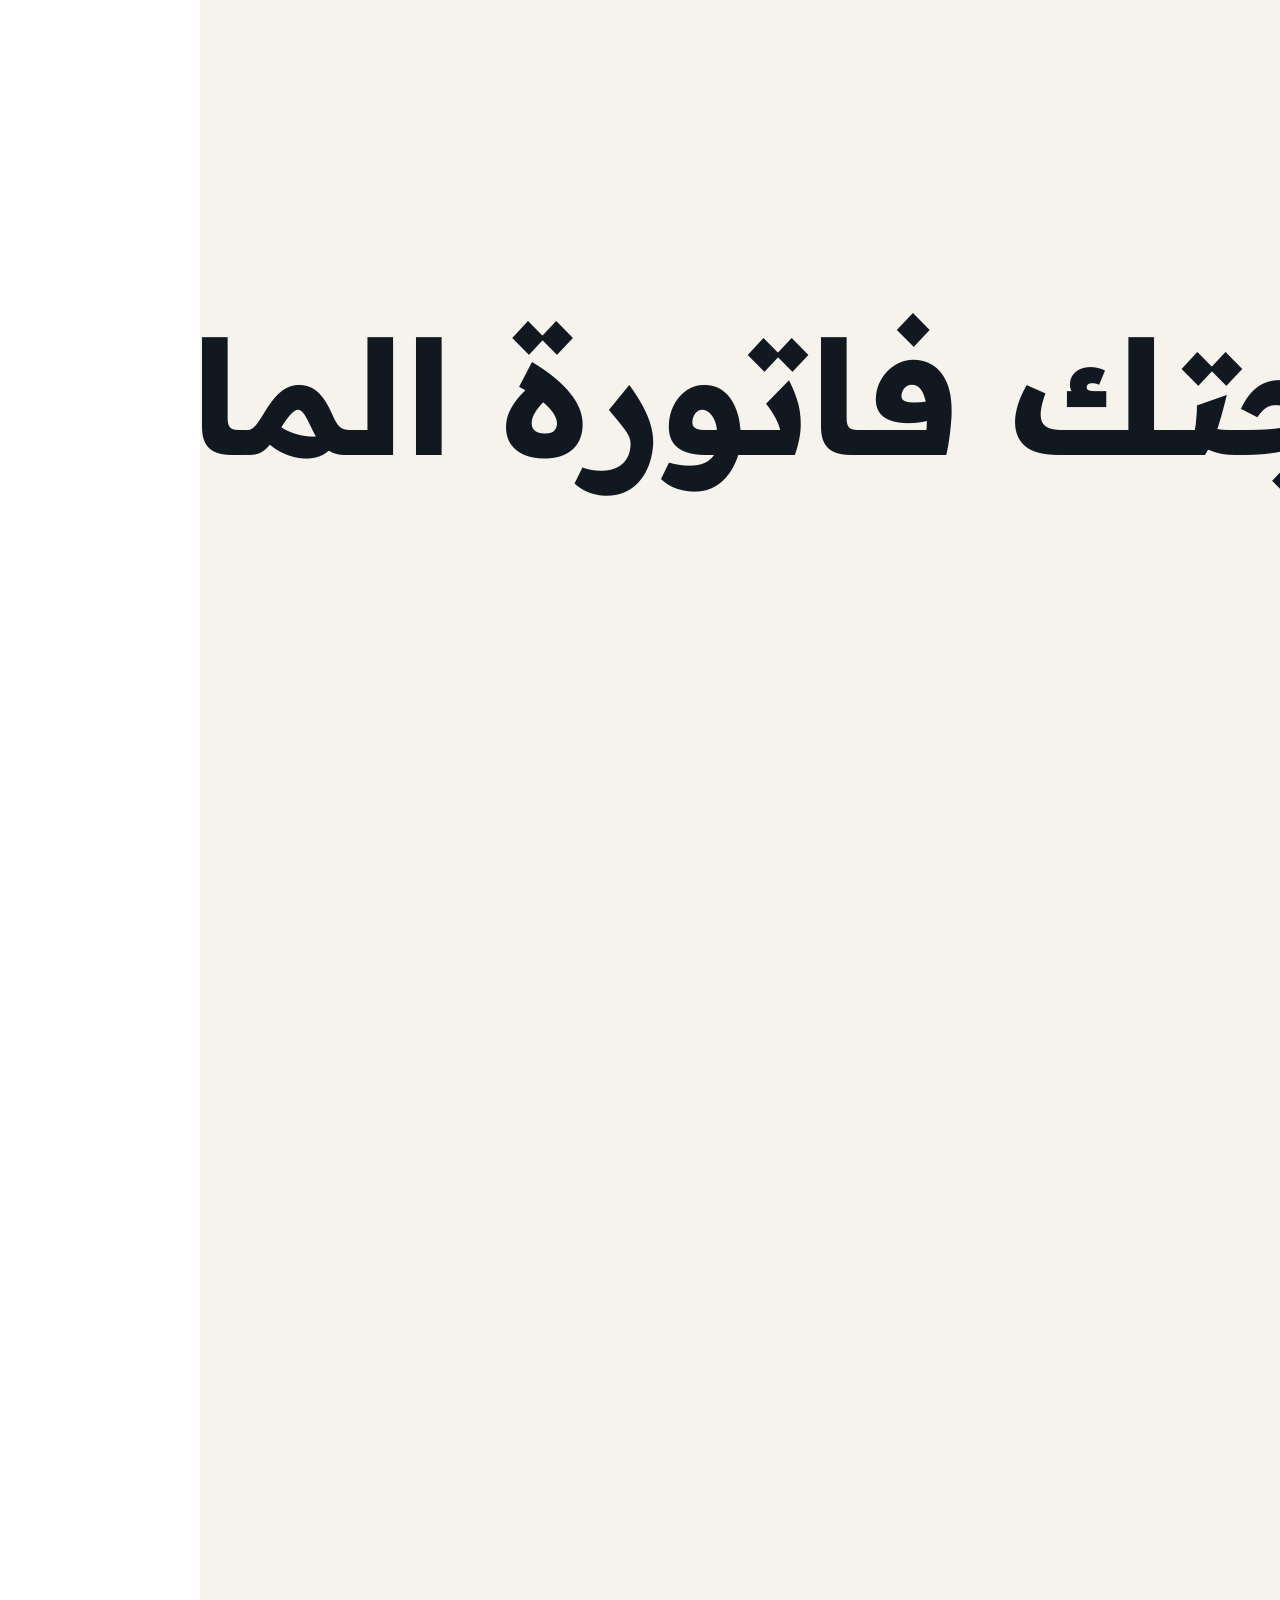
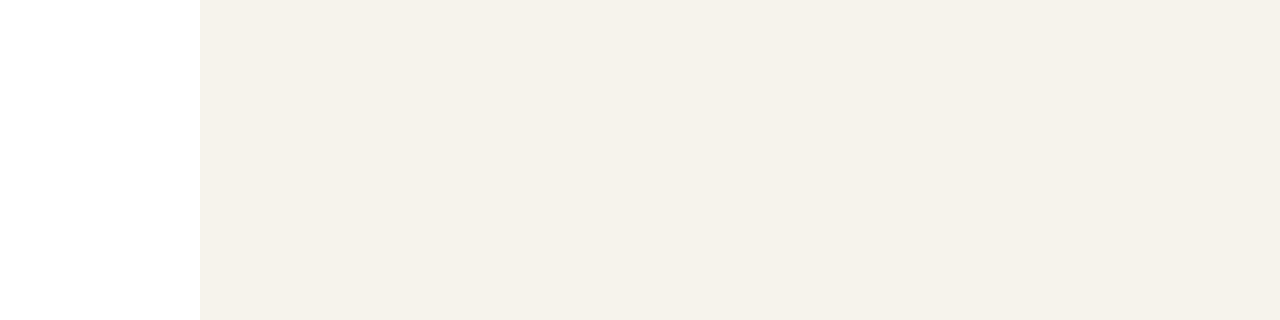
<file: marketing/video/fast.html>
<!doctype html>
<html lang="ar" dir="rtl">
<head>
<meta charset="utf-8">
<title>فحص تسرّب العدّاد: فيديو سريع</title>
<link rel="stylesheet" href="fonts.css">
<style>
* { box-sizing: border-box; margin: 0; }
html, body { width: 1080px; height: 1920px; overflow: hidden; }
#stage {
  position: relative; width: 1080px; height: 1920px; overflow: hidden;
  background: #f6f3ec; color: #111820; font-family: "Readex Pro", sans-serif;
}
#flash { position: absolute; inset: 0; background: #e8412f; opacity: 0; }
#wipe { position: absolute; left: 0; right: 0; bottom: 0; height: 0; background: #0f5e7a; }
.t { position: absolute; left: 70px; right: 70px; text-align: center; font-weight: 700; line-height: 1.12; will-change: transform, opacity; }
.hl { background: linear-gradient(transparent 58%, #ffd23f 58%, #ffd23f 92%, transparent 92%); padding: 0 12px; }
.red { color: #e8412f; }

#t1 { top: 330px; font-size: 118px; }
#bill {
  position: absolute; left: 50%; top: 640px; width: 660px; margin-left: -330px;
  background: #fff; border-radius: 28px; padding: 44px 48px 40px;
  box-shadow: 0 30px 80px rgba(17,24,32,.18); text-align: center;
}
#bill .lbl { font-size: 40px; color: #6b7480; }
#bill .amt { font: 700 170px/1.05 "Readex Pro", sans-serif; color: #e8412f; direction: ltr; margin-top: 10px; }
#bill .cur { font-size: 52px; color: #111820; }
#bill .line { height: 10px; border-radius: 5px; background: #eef0f2; margin-top: 22px; }
#bill .line.s { width: 60%; margin-inline: auto; }
#t2 { top: 1250px; font-size: 96px; }

#t3 { top: 420px; font-size: 92px; }
.chip {
  position: absolute; left: 50%; width: 760px; margin-left: -380px; height: 170px;
  display: flex; align-items: center; justify-content: center; gap: 30px;
  background: #111820; color: #f6f3ec; border-radius: 30px; font-size: 92px; font-weight: 700;
}
.chip i { font-style: normal; font: 700 56px "IBM Plex Mono", monospace; color: #ffd23f; }
#c1 { top: 760px; } #c2 { top: 970px; } #c3 { top: 1180px; }

#t4 { top: 520px; font-size: 104px; }
#t5 { top: 760px; font-size: 170px; color: #0f5e7a; white-space: nowrap; }
#t6 { top: 1060px; font-size: 92px; }
#t7 { top: 1220px; font-size: 92px; }

#cta { top: 360px; font-size: 118px; color: #fff; }
#cta2 { top: 680px; font-size: 54px; color: #bfe3ef; font-weight: 400; }
#qrbox { position: absolute; left: 50%; top: 820px; width: 380px; height: 380px; margin-left: -190px; background: #fff; border-radius: 34px; padding: 30px; }
#qrbox svg { width: 100%; height: 100%; display: block; }
#url { position: absolute; left: 50%; top: 1270px; transform: translateX(-50%); direction: ltr; white-space: nowrap;
  font: 600 42px "IBM Plex Mono", monospace; color: #0f5e7a; background: #ffd23f; border-radius: 22px; padding: 20px 30px; }

/* بدون باركود ورابط: الرابط في البايو */
#qrbox { display: none !important; }
#url { top: 880px !important; font: 700 66px/1.2 "Readex Pro", sans-serif !important; direction: rtl !important; padding: 28px 48px !important; display: flex; align-items: center; gap: 22px; }
</style>
</head>
<body>
<div id="stage">
  <div id="flash"></div>
  <div id="wipe"></div>

  <div class="t" id="t1">جتك فاتورة الماء</div>
  <div id="bill">
    <div class="lbl">المبلغ المستحق</div>
    <div class="amt"><span id="amt">0</span></div>
    <div class="cur">ريال</div>
    <div class="line"></div><div class="line s"></div>
  </div>
  <div class="t" id="t2">وأنت ما <span class="hl">غيّرت شي</span>!</div>

  <div class="t" id="t3">السبب غالباً تسرّب<br><span class="red">ما تشوفه</span></div>
  <div class="chip" id="c1"><i>01</i>سيفون</div>
  <div class="chip" id="c2"><i>02</i>عوّامة</div>
  <div class="chip" id="c3"><i>03</i>خزان مشقوق</div>

  <div class="t" id="t4">تتأكد بنفسك؟</div>
  <div class="t" id="t5">ساعة وحدة</div>
  <div class="t" id="t6">قراءتين للعدّاد</div>
  <div class="t" id="t7"><span class="hl">بدون فني</span></div>

  <div class="t" id="cta">افحص بيتك<br>الحين</div>
  <div class="t" id="cta2">مجاني · من جوالك</div>
  <div id="qrbox"></div>
  <div id="url">الرابط في البايو <svg width="54" height="54" viewBox="0 0 24 24" aria-hidden="true"><path d="M12 4 L12 20 M5 11 L12 4 L19 11" fill="none" stroke="currentColor" stroke-width="3" stroke-linecap="round" stroke-linejoin="round"/></svg></div>
</div>
<script>
window.DURATION = 15;
const $ = (id) => document.getElementById(id);
const clamp = (x, a = 0, b = 1) => Math.min(b, Math.max(a, x));
const prog = (t, a, b) => clamp((t - a) / (b - a));
const easeOut = (x) => 1 - Math.pow(1 - x, 3);
const back = (x) => { const c = 2.2; return 1 + (c + 1) * Math.pow(x - 1, 3) + c * Math.pow(x - 1, 2); };
// ضربة: يكبر من 1.35 وينزل على مكانه مع الإيقاع
function slam(id, t, a, b, extra = '') {
  const p = prog(t, a, a + 0.18), out = prog(t, b, b + 0.15);
  const el = $(id);
  el.style.opacity = t < a ? 0 : 1 - out;
  el.style.transform = `${extra} scale(${t < a ? 1.35 : 1.35 - 0.35 * easeOut(p)}) translateY(${-out * 40}px)`;
}
function pop(id, t, a, b, extra = '') {
  const p = prog(t, a, a + 0.28), out = prog(t, b, b + 0.15);
  const el = $(id);
  el.style.opacity = t < a ? 0 : 1 - out;
  el.style.transform = `${extra} scale(${t < a ? 0.5 : 0.5 + 0.5 * back(p)})`;
}

window.render = function (t) {
  // وميض أحمر على الضربات المهمة
  const flash = (at) => Math.max(0, 1 - Math.abs(t - at) / 0.12) * 0.35;
  $('flash').style.opacity = Math.max(flash(2.0), flash(3.5));

  // ١: الفاتورة 0–3.5
  slam('t1', t, 0.0, 3.3);
  const b = prog(t, 0.5, 0.8), bo = prog(t, 3.3, 3.5);
  const shake = t > 1.5 && t < 2.0 ? Math.sin(t * 90) * 14 * (2.0 - t) * 2 : 0;
  $('bill').style.opacity = t < 0.5 ? 0 : 1 - bo;
  $('bill').style.transform = `translateX(${shake}px) translateY(${(1 - easeOut(b)) * 200}px) rotate(${(1 - easeOut(b)) * -6 + shake / 20}deg)`;
  $('amt').textContent = Math.round(347 * easeOut(prog(t, 0.6, 1.5)));
  slam('t2', t, 2.0, 3.3);

  // ٢: الأسباب 3.5–8
  slam('t3', t, 3.5, 7.8);
  pop('c1', t, 5.0, 7.8, 'rotate(-2deg)');
  pop('c2', t, 6.0, 7.8, 'rotate(1.5deg)');
  pop('c3', t, 7.0, 7.8, 'rotate(-1deg)');

  // ٣: الحل 8–11
  slam('t4', t, 8.0, 10.9);
  slam('t5', t, 8.8, 10.9);
  slam('t6', t, 9.6, 10.9);
  pop('t7', t, 10.2, 10.9, 'rotate(-3deg)');

  // ٤: الدعوة 11–15
  const w = easeOut(prog(t, 11.0, 11.4));
  $('wipe').style.height = (w * 1920) + 'px';
  slam('cta', t, 11.4, 99);
  pop('cta2', t, 11.9, 99);
  pop('qrbox', t, 12.3, 99);
  const u = prog(t, 12.7, 13.0);
  const pulse = t > 13 ? 1 + 0.04 * Math.sin((t - 13) * 2 * Math.PI) : 1;
  $('url').style.opacity = u;
  $('url').style.transform = `translateX(-50%) scale(${(0.6 + 0.4 * back(u)) * pulse})`;
};
window.render(0);
</script>
</body>
</html>
</file>
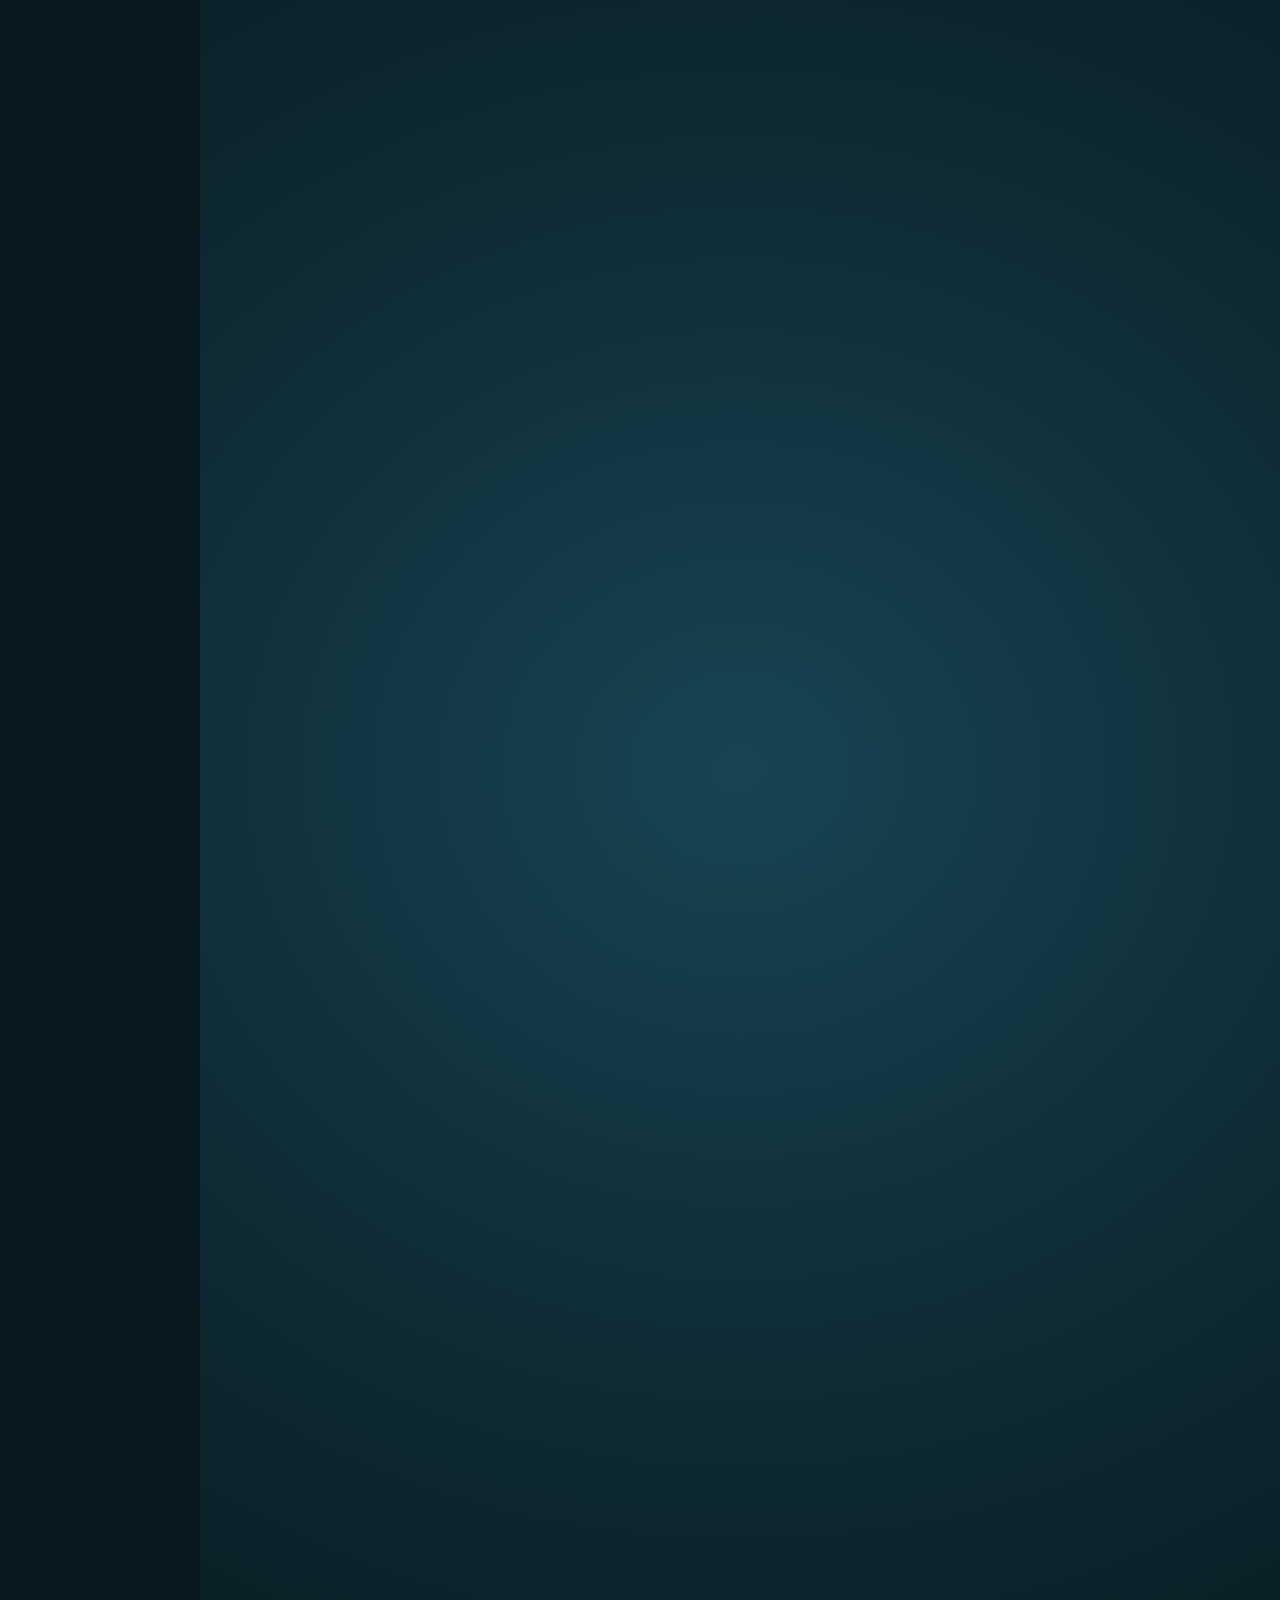
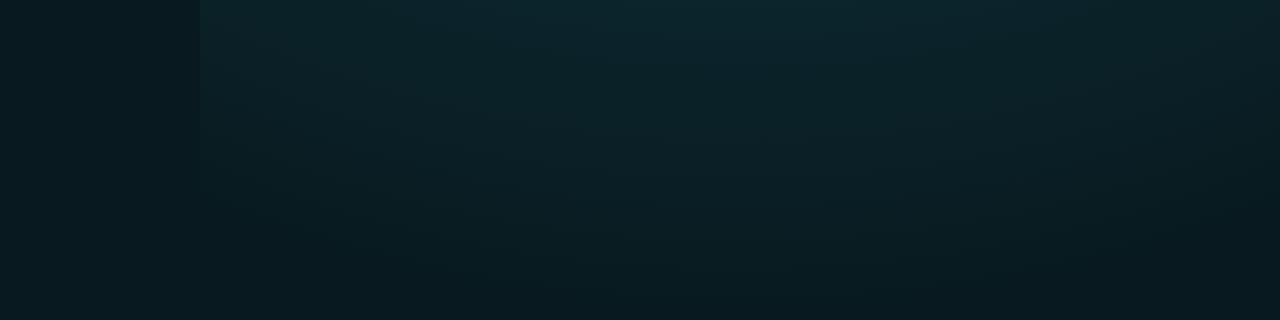
<file: marketing/video/promo.html>
<!doctype html>
<html lang="ar" dir="rtl">
<head>
<meta charset="utf-8">
<title>فحص تسرّب العدّاد: فيديو 9:16</title>
<link rel="stylesheet" href="fonts.css">
<style>
* { box-sizing: border-box; margin: 0; }
html, body { width: 1080px; height: 1920px; overflow: hidden; background: #081a20; }
#stage {
  position: relative; width: 1080px; height: 1920px; overflow: hidden;
  background: radial-gradient(120% 60% at 50% 40%, #174452 0%, #0e2a33 55%, #081a20 100%);
  color: #f4f7f8; font-family: "Readex Pro", sans-serif;
}
.abs { position: absolute; left: 80px; right: 80px; text-align: center; will-change: transform, opacity; }
.muted { color: #9fc4d1; }
.red { color: #ff7a6b; }

#kicker { top: 330px; font-size: 56px; }
#h1 { top: 420px; font-size: 170px; font-weight: 700; line-height: 1.1; }
#h2 { top: 610px; font-size: 170px; font-weight: 700; line-height: 1.1; }

#meter {
  left: 50%; right: auto; top: 760px; width: 900px; margin-left: -450px;
  background: #05090b; border-radius: 40px; padding: 38px 30px 30px;
  box-shadow: 0 0 0 6px #1b2b31, 0 40px 90px rgba(0,0,0,.5);
  display: grid; gap: 22px; justify-items: center;
}
.dials { display: flex; gap: 8px; direction: ltr; }
.d { font: 600 84px/1.2 "IBM Plex Mono", monospace; width: 1.15em; height: 1.2em; text-align: center; background: #f4f7f8; color: #111; border-radius: 12px; overflow: hidden; position: relative; }
.d.r { background: #c2362b; color: #fff; }
.d span { position: absolute; left: 0; right: 0; }
.gap { width: 16px; }
.meter-cap { font-size: 38px; color: #9fb1b7; display: flex; gap: 16px; align-items: center; }
#star { width: 52px; height: 52px; }

#cap1 { top: 1180px; font-size: 64px; font-weight: 700; }
#cap2 { top: 1275px; font-size: 64px; font-weight: 700; }

#stat { top: 720px; display: grid; gap: 30px; }
#stat .big { font-size: 190px; font-weight: 700; line-height: 1; }
#stat .unit { font-size: 58px; }
#arrow { font-size: 110px; line-height: 1; }
#sar { direction: ltr; display: inline-block; }

#cta1 { top: 560px; font-size: 104px; font-weight: 700; line-height: 1.2; }
#cta2 { top: 860px; font-size: 52px; }
#qrbox { left: 50%; right: auto; top: 1010px; width: 360px; height: 360px; margin-left: -180px; background: #fff; border-radius: 32px; padding: 28px; }
#qrbox svg { width: 100%; height: 100%; display: block; }
#url { top: 1420px; left: 50%; right: auto; transform: translateX(-50%); direction: ltr; font: 600 40px "IBM Plex Mono", monospace; background: #136f8f; border-radius: 22px; padding: 20px 30px; white-space: nowrap; }

#drop { position: absolute; left: 50%; top: 0; width: 60px; margin-left: -30px; opacity: 0; }

/* بدون باركود ورابط: الرابط في البايو */
#qrbox { display: none !important; }
#url { top: 1070px !important; font: 700 66px/1.2 "Readex Pro", sans-serif !important; direction: rtl !important; padding: 28px 48px !important; display: flex; align-items: center; gap: 22px; }
</style>
</head>
<body>
<div id="stage">
  <div class="abs muted" id="kicker">فاتورة الماء</div>
  <div class="abs" id="h1">زادت</div>
  <div class="abs red" id="h2">بدون سبب؟</div>

  <div class="abs" id="meter">
    <div class="dials" id="dials"></div>
    <div class="meter-cap">
      <svg id="star" viewBox="0 0 40 40" aria-hidden="true"><polygon fill="#c2362b" points="20,2 24,16 38,20 24,24 20,38 16,24 2,20 16,16"/></svg>
      <span>النجمة تلف</span>
    </div>
  </div>
  <div class="abs" id="cap1">الحنفيات مسكّرة…</div>
  <div class="abs red" id="cap2">والعدّاد يمشي</div>

  <div class="abs" id="stat">
    <div><div class="big red" id="lph">30</div><div class="unit muted">لتر يضيع بالساعة</div></div>
    <div class="muted" id="arrow">↓</div>
    <div><div class="big"><span id="sar">≈0</span></div><div class="unit muted">ريال زيادة كل شهر</div></div>
  </div>

  <div class="abs" id="cta1">افحص بيتك<br>بنفسك في ساعة</div>
  <div class="abs muted" id="cta2">مجاني · من جوالك · بدون فني</div>
  <div class="abs" id="qrbox"></div>
  <div class="abs" id="url">الرابط في البايو <svg width="54" height="54" viewBox="0 0 24 24" aria-hidden="true"><path d="M12 4 L12 20 M5 11 L12 4 L19 11" fill="none" stroke="currentColor" stroke-width="3" stroke-linecap="round" stroke-linejoin="round"/></svg></div>
</div>

<script>
window.DURATION = 15;
const $ = (id) => document.getElementById(id);
const clamp = (x, a = 0, b = 1) => Math.min(b, Math.max(a, x));
const prog = (t, a, b) => clamp((t - a) / (b - a));
const easeOut = (x) => 1 - Math.pow(1 - x, 3);
const back = (x) => { const c = 1.9; return 1 + (c + 1) * Math.pow(x - 1, 3) + c * Math.pow(x - 1, 2); };
function style(id, o = 1, y = 0, s = 1, extra = '') {
  const el = $(id);
  el.style.opacity = o;
  el.style.transform = `${extra} translateY(${y}px) scale(${s})`;
}
// ظهور ثم اختفاء: in من a إلى a+d، out من b إلى b+d
function inOut(t, a, b, d = 0.35) { return Math.min(easeOut(prog(t, a, a + d)), 1 - prog(t, b, b + d)); }

// الباركود ينحقن من render.js (file:// ما يسمح بـ fetch)

// عدّاد: 5 سود + 3 حمر، الأرقام تلف مثل العدّاد الحقيقي
const dials = $('dials');
dials.innerHTML = [0,1,2,3,4].map(i => `<div class="d" id="dg${i}"><span></span><span></span></div>`).join('') +
  '<div class="gap"></div>' + [5,6,7].map(i => `<div class="d r" id="dg${i}"><span></span><span></span></div>`).join('');
function setMeter(liters) {
  // القراءة بالتر: 1234567 = 1234.567 م³
  const v = 1234567 + liters;
  for (let i = 0; i < 8; i++) {
    const place = Math.pow(10, 7 - i);
    const cur = Math.floor(v / place) % 10;
    // الرقم الأخير يلف بسلاسة، والباقي ينقلب لما يكمل اللي بعده
    const frac = i === 7 ? (v % 1) : (i === 6 ? Math.max(0, (v % 10) - 9) : 0);
    const [a, b] = $('dg' + i).children;
    a.textContent = cur; b.textContent = (cur + 1) % 10;
    a.style.top = `${-frac * 100}%`; b.style.top = `${(1 - frac) * 100}%`;
  }
}

window.render = function (t) {
  // ١: الخطّاف 0–3.2
  style('kicker', inOut(t, 0.15, 3.0), (1 - easeOut(prog(t, 0.15, 0.6))) * 30);
  const p1 = prog(t, 0.45, 0.85), p2 = prog(t, 1.0, 1.4);
  style('h1', Math.min(p1 * 3, 1 - prog(t, 3.0, 3.3)), 0, p1 ? 0.6 + 0.4 * back(p1) : 0.6);
  style('h2', Math.min(p2 * 3, 1 - prog(t, 3.0, 3.3)), 0, p2 ? 0.6 + 0.4 * back(p2) : 0.6, `rotate(${(1 - p2) * -4}deg)`);

  // ٢: العدّاد 3.2–7.4
  const m = inOut(t, 3.2, 7.2, 0.45);
  style('meter', m, (1 - easeOut(prog(t, 3.2, 3.7))) * 120 - prog(t, 7.2, 7.6) * 80);
  const leak = Math.max(0, t - 3.7) * 26; // لترات تمر
  setMeter(Math.min(leak, 26 * 3.5));
  $('star').style.transform = `rotate(${Math.max(0, t - 3.7) * 540}deg)`;
  style('cap1', inOut(t, 4.1, 7.2), (1 - easeOut(prog(t, 4.1, 4.5))) * 40);
  const c2 = prog(t, 5.2, 5.5);
  style('cap2', Math.min(c2 * 2, 1 - prog(t, 7.2, 7.5)), 0, c2 ? 0.8 + 0.2 * back(c2) : 0.8);

  // ٣: الرقم 7.5–10.6
  const s = inOut(t, 7.5, 10.4, 0.4);
  style('stat', s, (1 - easeOut(prog(t, 7.5, 8.0))) * 80);
  $('arrow').style.opacity = prog(t, 8.2, 8.5);
  $('arrow').style.transform = `translateY(${Math.sin(t * 6) * 8}px)`;
  const n = Math.round(100 * easeOut(prog(t, 8.5, 9.7)));
  $('sar').textContent = '≈' + n;
  $('sar').parentElement.style.opacity = prog(t, 8.4, 8.6);

  // ٤: الدعوة 10.6–15
  const q1 = prog(t, 10.6, 11.0);
  style('cta1', q1, (1 - easeOut(q1)) * 60);
  style('cta2', prog(t, 11.3, 11.7), (1 - easeOut(prog(t, 11.3, 11.7))) * 30);
  const q3 = prog(t, 11.8, 12.2);
  style('qrbox', q3, 0, q3 ? 0.7 + 0.3 * back(q3) : 0.7);
  const pulse = t > 12.6 ? 1 + 0.03 * Math.sin((t - 12.6) * 5) : 1;
  const u = prog(t, 12.2, 12.6);
  $('url').style.opacity = u;
  $('url').style.transform = `translateX(-50%) translateY(${(1 - easeOut(u)) * 30}px) scale(${pulse})`;
};
window.render(0);
</script>
</body>
</html>
</file>
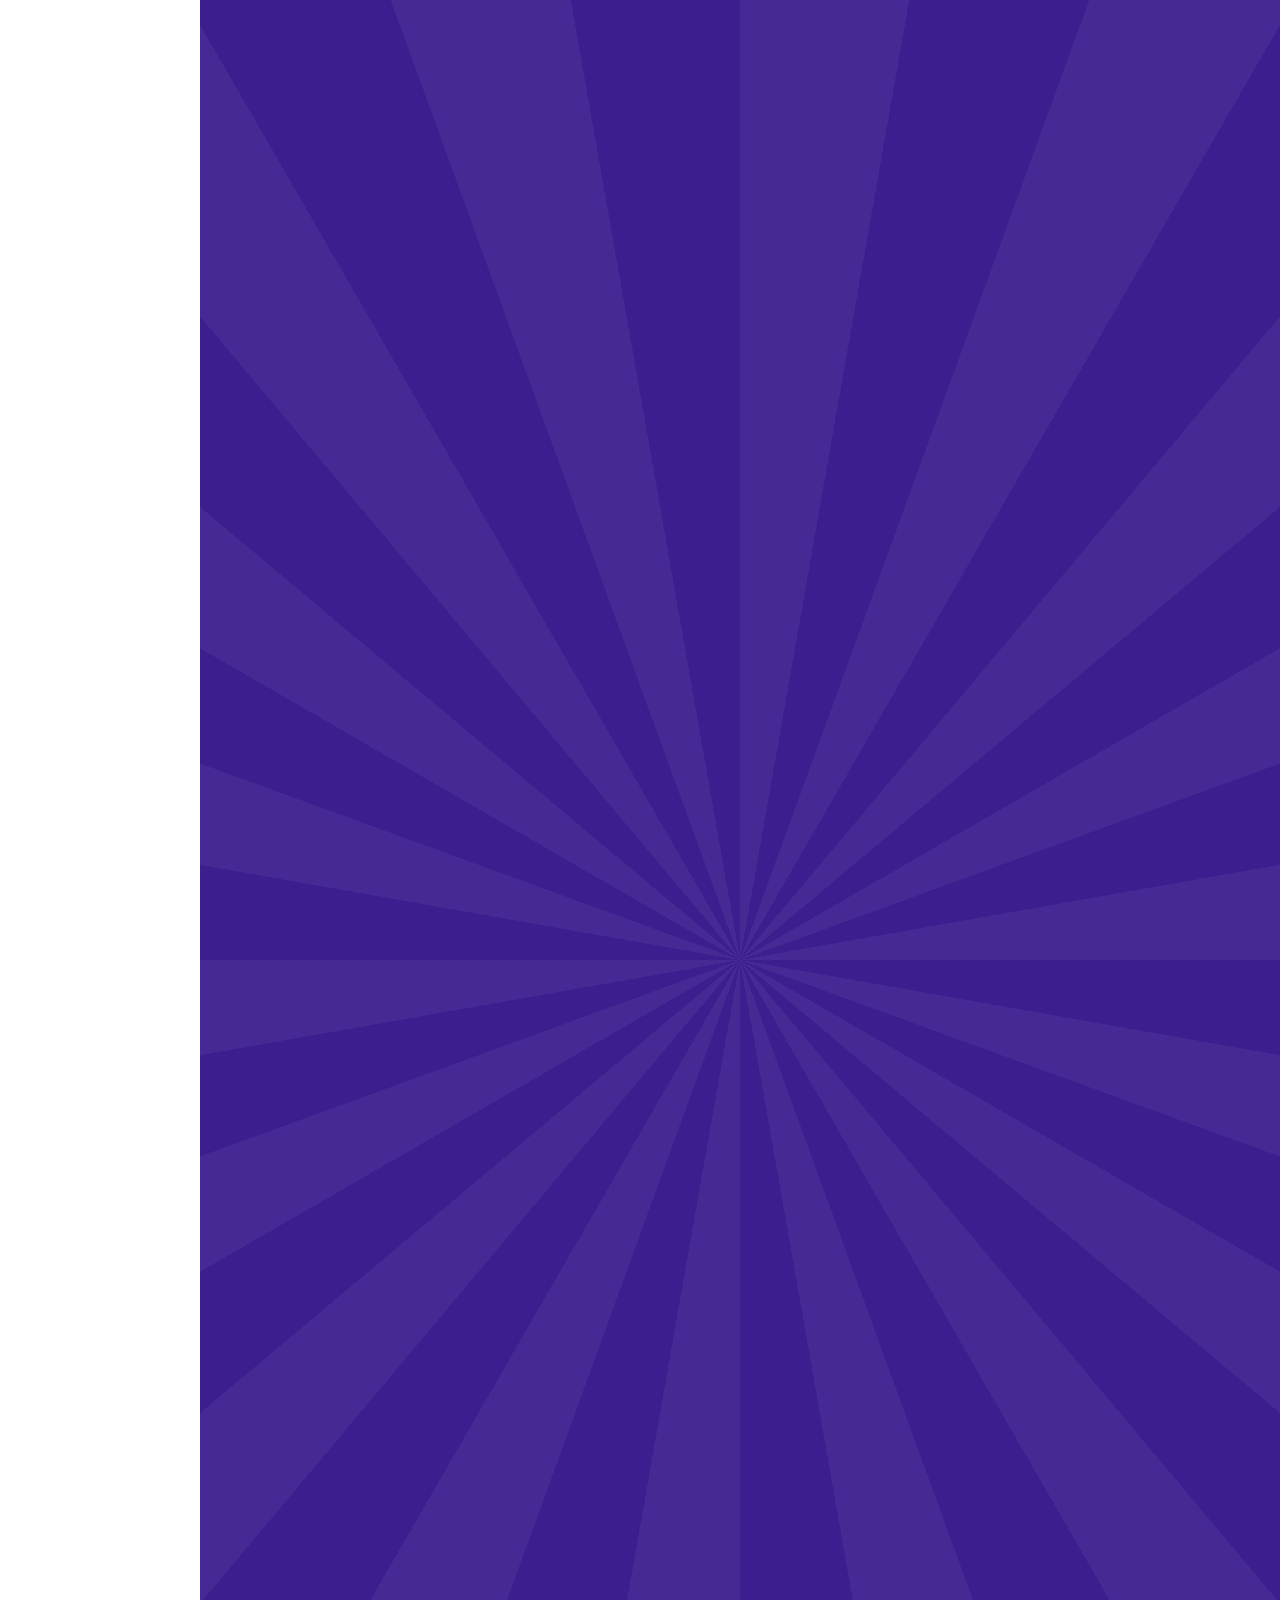
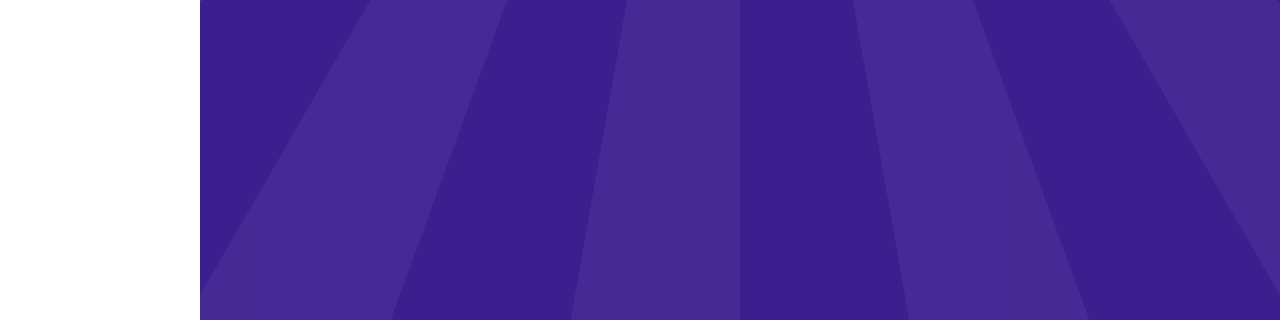
<file: marketing/video/quiz.html>
<!doctype html>
<html lang="ar" dir="rtl">
<head>
<meta charset="utf-8">
<title>فحص تسرّب العدّاد: صح ولا غلط</title>
<link rel="stylesheet" href="fonts.css">
<style>
* { box-sizing: border-box; margin: 0; }
html, body { width: 1080px; height: 1920px; overflow: hidden; }
#stage { position: relative; width: 1080px; height: 1920px; overflow: hidden; background: #3b1f8f; color: #fff; font-family: "Readex Pro", sans-serif; }
#rays { position: absolute; left: 50%; top: 50%; width: 3000px; height: 3000px; margin: -1500px 0 0 -1500px;
  background: repeating-conic-gradient(from 0deg, rgba(255,255,255,.05) 0 10deg, transparent 10deg 20deg); }
.t { position: absolute; left: 80px; right: 80px; text-align: center; will-change: transform, opacity; }

#title { top: 560px; font-size: 150px; font-weight: 700; line-height: 1.1; }
#title span { color: #ffd84a; }

#qno { top: 250px; font: 600 48px "IBM Plex Mono", monospace; color: #c7b8ff; }
#card { position: absolute; left: 80px; right: 80px; top: 360px; min-height: 420px; background: #fff; color: #1d1140; border-radius: 40px;
  padding: 60px 56px; display: flex; align-items: center; justify-content: center; text-align: center; font-size: 76px; font-weight: 700; line-height: 1.35;
  box-shadow: 0 30px 0 #25126a; }
#timer { position: absolute; left: 120px; right: 120px; top: 850px; height: 18px; border-radius: 9px; background: rgba(255,255,255,.2); overflow: hidden; }
#timer i { position: absolute; top: 0; bottom: 0; right: 0; background: #ffd84a; }
.btn { position: absolute; top: 950px; width: 420px; height: 190px; border-radius: 34px; display: flex; align-items: center; justify-content: center;
  font-size: 100px; font-weight: 700; background: rgba(255,255,255,.12); border: 5px solid rgba(255,255,255,.35); }
#bTrue { right: 80px; }
#bFalse { left: 80px; }
#why { top: 1220px; font-size: 56px; line-height: 1.4; color: #efeaff; }

#cta { top: 430px; font-size: 104px; font-weight: 700; line-height: 1.2; }
#cta2 { top: 720px; font-size: 52px; color: #c7b8ff; }
#qrbox { position: absolute; left: 50%; top: 850px; width: 380px; height: 380px; margin-left: -190px; background: #fff; border-radius: 34px; padding: 30px; }
#qrbox svg { width: 100%; height: 100%; display: block; }
#url { position: absolute; left: 50%; top: 1300px; transform: translateX(-50%); direction: ltr; white-space: nowrap; font: 600 40px "IBM Plex Mono", monospace; color: #1d1140; background: #ffd84a; border-radius: 22px; padding: 20px 30px; }

/* بدون باركود ورابط: الرابط في البايو */
#qrbox { display: none !important; }
#url { top: 910px !important; font: 700 66px/1.2 "Readex Pro", sans-serif !important; direction: rtl !important; padding: 28px 48px !important; display: flex; align-items: center; gap: 22px; }
</style>
</head>
<body>
<div id="stage">
  <div id="rays"></div>
  <div class="t" id="title"><span>صح</span><br>ولا غلط؟</div>

  <div class="t" id="qno">1/3</div>
  <div id="card"><span id="q"></span></div>
  <div id="timer"><i id="bar"></i></div>
  <div class="btn" id="bTrue">صح</div>
  <div class="btn" id="bFalse">غلط</div>
  <div class="t" id="why"></div>

  <div class="t" id="cta">اختبر بيتك<br>بنفسك</div>
  <div class="t" id="cta2">فحص العدّاد في ساعة، مجاناً</div>
  <div id="qrbox"></div>
  <div id="url">الرابط في البايو <svg width="54" height="54" viewBox="0 0 24 24" aria-hidden="true"><path d="M12 4 L12 20 M5 11 L12 4 L19 11" fill="none" stroke="currentColor" stroke-width="3" stroke-linecap="round" stroke-linejoin="round"/></svg></div>
</div>
<script>
window.DURATION = 18;
const $ = (id) => document.getElementById(id);
const clamp = (x, a = 0, b = 1) => Math.min(b, Math.max(a, x));
const prog = (t, a, b) => clamp((t - a) / (b - a));
const easeOut = (x) => 1 - Math.pow(1 - x, 3);
const back = (x) => { const c = 1.9; return 1 + (c + 1) * Math.pow(x - 1, 3) + c * Math.pow(x - 1, 2); };
// كل سؤال: يبدأ، ويكشف الجواب بعد 2.3 ثانية
const QS = [
  { at: 2.0, q: 'ما فيه ماء على الأرض؟<br>يعني ما عندك تسرّب', ans: false, why: 'أغلب التسرّب مخفي:<br>تحت البلاط أو في الخزان' },
  { at: 6.0, q: 'العدّاد يقدر يكشف لك<br>التسرّب وأنت في بيتك', ans: true, why: 'سكّر الماء، وإذا العدّاد يلف<br>فعندك تسرّب' },
  { at: 10.0, q: 'التسرّب الصغير<br>ما يأثر على الفاتورة', ans: false, why: 'يرفعك لشريحة أغلى،<br>فيزيد سعر كل متر' },
];
const REVEAL = 2.3;

window.render = function (t) {
  $('rays').style.transform = `rotate(${t * 6}deg)`;
  const ti = back(prog(t, 0.1, 0.6)), to = prog(t, 1.7, 2.0);
  $('title').style.opacity = t < 0.1 ? 0 : 1 - to;
  $('title').style.transform = `scale(${0.5 + 0.5 * ti})`;

  let q = null;
  QS.forEach(x => { if (t >= x.at) q = x; });
  const inQuiz = q && t < 14.0;
  ['qno', 'card', 'timer', 'bTrue', 'bFalse', 'why'].forEach(id => { $(id).style.display = inQuiz ? '' : 'none'; });
  if (inQuiz) {
    const i = QS.indexOf(q), lt = t - q.at;
    $('qno').textContent = `${i + 1}/3`;
    $('q').innerHTML = q.q;
    const ci = easeOut(prog(lt, 0, 0.35)), co = prog(lt, 3.7, 4.0);
    $('card').style.opacity = Math.min(ci, 1 - co);
    $('card').style.transform = `translateX(${(1 - ci) * 900 - co * 900}px) rotate(${(1 - ci) * 8}deg)`;
    $('qno').style.opacity = Math.min(ci, 1 - co);
    $('bar').style.width = (100 - 100 * prog(lt, 0.3, REVEAL)) + '%';
    $('timer').style.opacity = lt < REVEAL ? Math.min(ci, 1) : 1 - prog(lt, REVEAL, REVEAL + 0.3);
    const revealed = lt >= REVEAL;
    const pr = back(prog(lt, REVEAL, REVEAL + 0.3));
    [['bTrue', true], ['bFalse', false]].forEach(([id, v]) => {
      const el = $(id), right = revealed && v === q.ans;
      const bi = easeOut(prog(lt, 0.3, 0.6));
      el.style.opacity = Math.min(bi, 1 - co) * (revealed && !right ? 0.35 : 1);
      el.style.background = right ? (v ? '#1fbf6a' : '#ef4b3f') : 'rgba(255,255,255,.12)';
      el.style.borderColor = right ? '#fff' : 'rgba(255,255,255,.35)';
      el.style.transform = `translateY(${(1 - bi) * 60}px) scale(${right ? 1 + 0.12 * Math.sin(pr * Math.PI) : 1})`;
    });
    $('why').innerHTML = q.why;
    const wi = easeOut(prog(lt, REVEAL + 0.3, REVEAL + 0.7));
    $('why').style.opacity = Math.min(wi, 1 - co);
    $('why').style.transform = `translateY(${(1 - wi) * 30}px)`;
  }

  const c = easeOut(prog(t, 14.1, 14.6));
  $('cta').style.opacity = c; $('cta').style.transform = `scale(${0.8 + 0.2 * c})`;
  $('cta2').style.opacity = easeOut(prog(t, 14.6, 15.0));
  const qr = prog(t, 15.0, 15.4);
  $('qrbox').style.opacity = qr; $('qrbox').style.transform = `scale(${qr ? 0.7 + 0.3 * back(qr) : 0.7})`;
  const u = easeOut(prog(t, 15.4, 15.9));
  $('url').style.opacity = u; $('url').style.transform = `translateX(-50%) translateY(${(1 - u) * 30}px)`;
};
window.render(0);
</script>
</body>
</html>
</file>
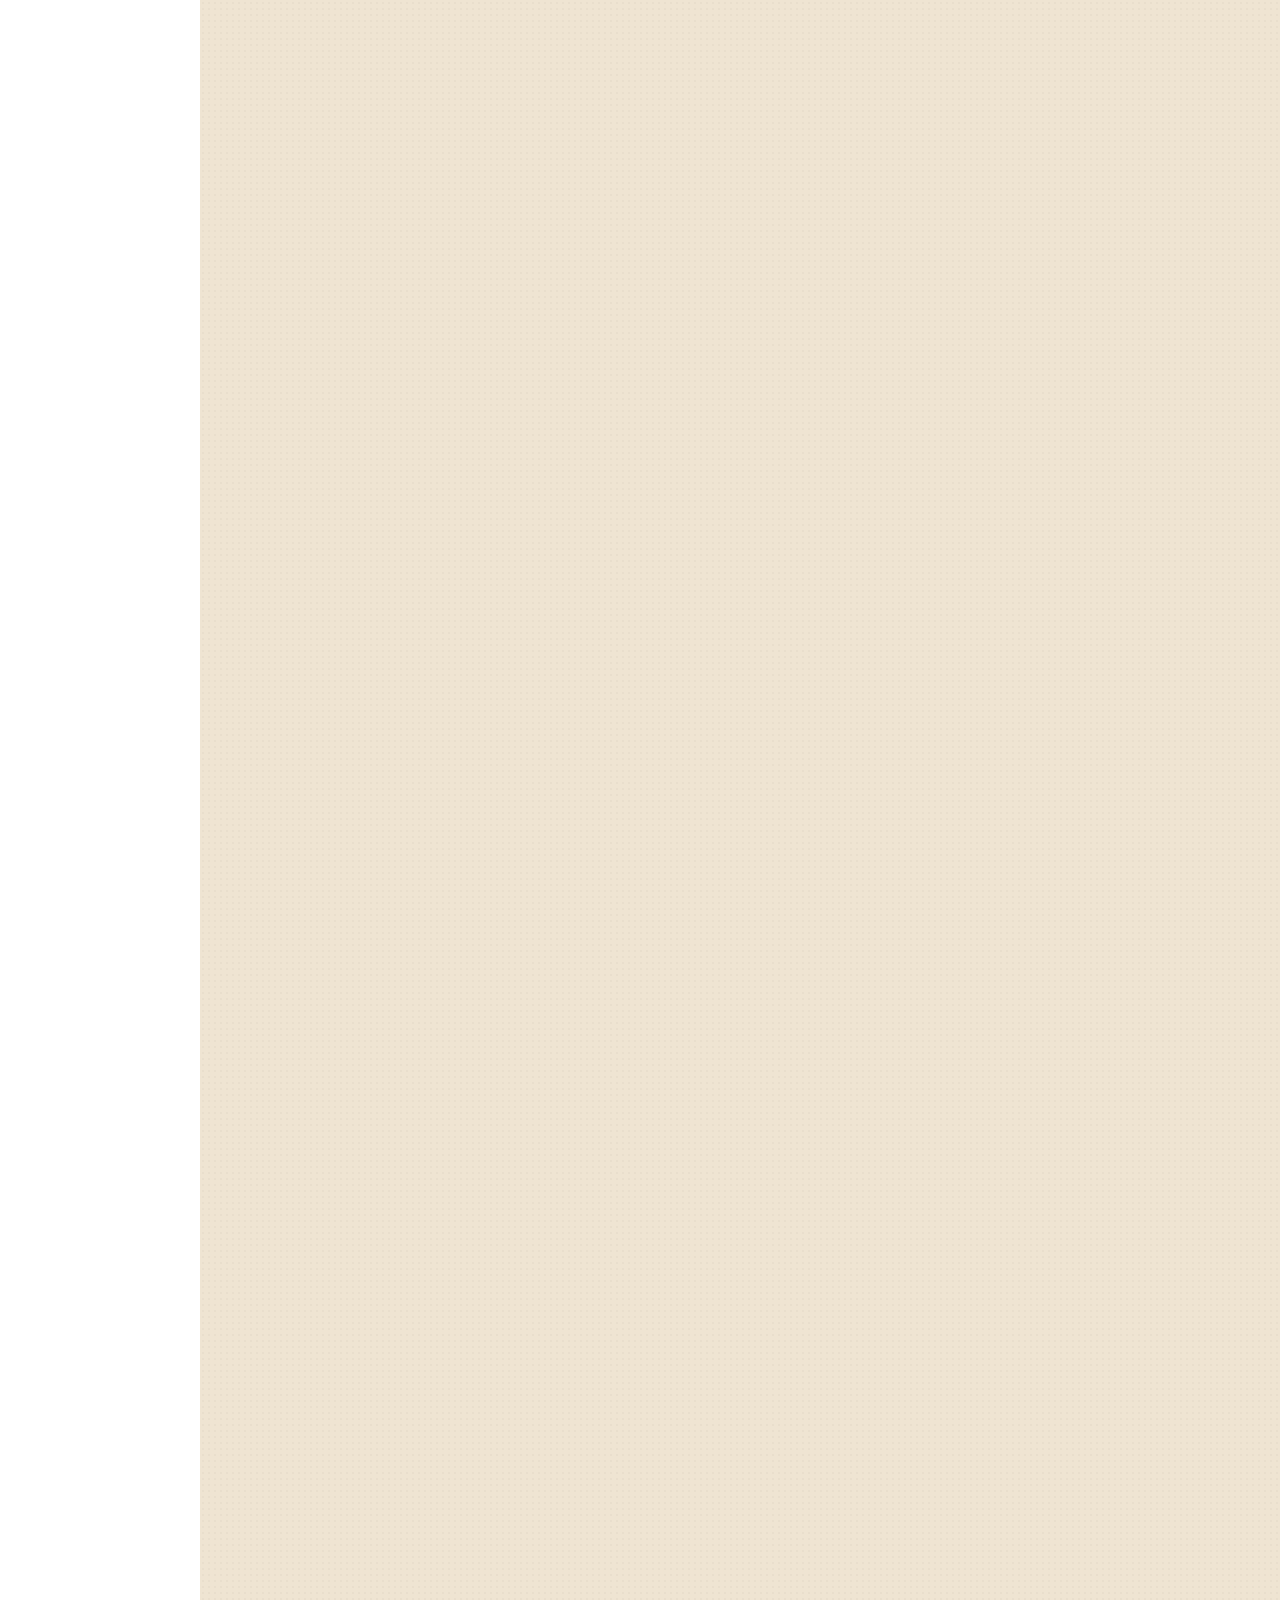
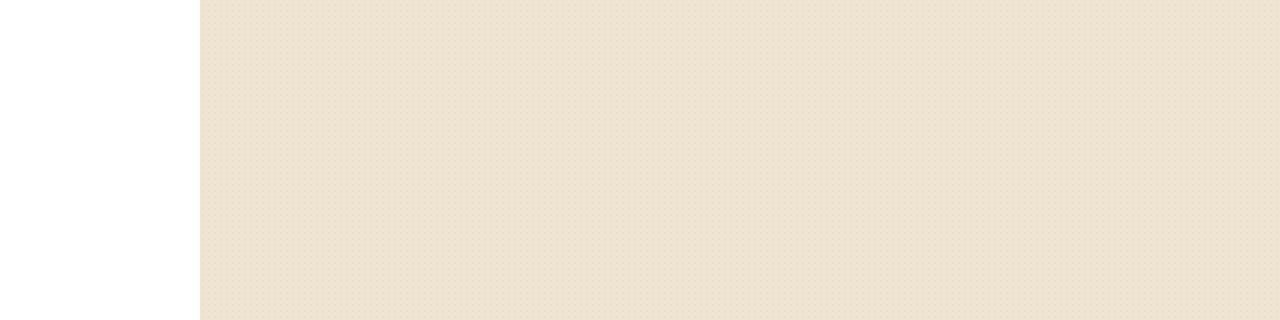
<file: marketing/video/signs.html>
<!doctype html>
<html lang="ar" dir="rtl">
<head>
<meta charset="utf-8">
<title>فحص تسرّب العدّاد: ٣ علامات</title>
<link rel="stylesheet" href="fonts.css">
<style>
* { box-sizing: border-box; margin: 0; }
html, body { width: 1080px; height: 1920px; overflow: hidden; }
#stage { position: relative; width: 1080px; height: 1920px; overflow: hidden; background: #efe4d2; color: #2b2118; font-family: "Readex Pro", sans-serif; }
#grain { position: absolute; inset: 0; opacity: .5; background-image: radial-gradient(rgba(43,33,24,.06) 1px, transparent 1px); background-size: 6px 6px; }
.t { position: absolute; left: 90px; right: 90px; text-align: center; will-change: transform, opacity; }
.accent { color: #d8562a; }

#h1 { top: 560px; font-size: 180px; font-weight: 700; line-height: 1; white-space: nowrap; }
#h2 { top: 820px; font-size: 84px; font-weight: 700; line-height: 1.25; }

.num { position: absolute; top: 330px; left: 0; right: 0; text-align: center; font: 700 520px/1 "Readex Pro", sans-serif; color: #d8562a; will-change: transform, opacity; }
.cap { position: absolute; top: 1000px; left: 90px; right: 90px; text-align: center; font-size: 82px; font-weight: 700; line-height: 1.3; will-change: transform, opacity; }
.hint { position: absolute; top: 1330px; left: 120px; right: 120px; text-align: center; font-size: 44px; color: #7a6a58; will-change: opacity; }

#meter { position: absolute; left: 50%; top: 1400px; width: 640px; margin-left: -320px; background: #1b2b31; border-radius: 30px; padding: 24px; display: flex; gap: 6px; justify-content: center; align-items: center; direction: ltr; opacity: 0; }
.d { font: 600 64px/1.2 "IBM Plex Mono", monospace; width: 1.1em; text-align: center; background: #f4f7f8; color: #111; border-radius: 8px; }
.d.r { background: #c2362b; color: #fff; }
#star { width: 70px; height: 70px; margin-left: 18px; }

#cta { top: 470px; font-size: 118px; font-weight: 700; line-height: 1.15; }
#cta2 { top: 800px; font-size: 52px; color: #7a6a58; }
#qrbox { position: absolute; left: 50%; top: 920px; width: 380px; height: 380px; margin-left: -190px; background: #fff; border-radius: 34px; padding: 30px; box-shadow: 0 20px 60px rgba(43,33,24,.15); }
#qrbox svg { width: 100%; height: 100%; display: block; }
#url { position: absolute; left: 50%; top: 1370px; transform: translateX(-50%); direction: ltr; white-space: nowrap; font: 600 40px "IBM Plex Mono", monospace; color: #fff; background: #2b2118; border-radius: 22px; padding: 20px 30px; }

/* بدون باركود ورابط: الرابط في البايو */
#qrbox { display: none !important; }
#url { top: 980px !important; font: 700 66px/1.2 "Readex Pro", sans-serif !important; direction: rtl !important; padding: 28px 48px !important; display: flex; align-items: center; gap: 22px; }
</style>
</head>
<body>
<div id="stage">
  <div id="grain"></div>
  <div class="t" id="h1"><span class="accent">٣</span> علامات</div>
  <div class="t" id="h2">إن بيتك يسرّب ماء<br>وأنت ما تدري</div>

  <div class="num" id="n3">٣</div>
  <div class="cap" id="c3">الماطور يشتغل لحاله<br>بالليل</div>
  <div class="hint" id="i3">وما أحد يستخدم الماء</div>

  <div class="num" id="n2">٢</div>
  <div class="cap" id="c2">فاتورتك زادت<br>وعادتك ما تغيّرت</div>
  <div class="hint" id="i2">نفس العايلة، نفس الاستخدام</div>

  <div class="num" id="n1">١</div>
  <div class="cap" id="c1">النجمة في العدّاد تلف<br>والحنفيات مسكّرة</div>
  <div id="meter">
    <span class="d">0</span><span class="d">1</span><span class="d">2</span><span class="d">3</span><span class="d">4</span>
    <span style="width:10px"></span><span class="d r">5</span><span class="d r">6</span><span class="d r">7</span>
    <svg id="star" viewBox="0 0 40 40"><polygon fill="#c2362b" points="20,2 24,16 38,20 24,24 20,38 16,24 2,20 16,16"/></svg>
  </div>

  <div class="t" id="cta">وحدة منها<br>عندك؟</div>
  <div class="t" id="cta2">تأكد بنفسك في ساعة، مجاناً</div>
  <div id="qrbox"></div>
  <div id="url">الرابط في البايو <svg width="54" height="54" viewBox="0 0 24 24" aria-hidden="true"><path d="M12 4 L12 20 M5 11 L12 4 L19 11" fill="none" stroke="currentColor" stroke-width="3" stroke-linecap="round" stroke-linejoin="round"/></svg></div>
</div>
<script>
window.DURATION = 16;
const $ = (id) => document.getElementById(id);
const clamp = (x, a = 0, b = 1) => Math.min(b, Math.max(a, x));
const prog = (t, a, b) => clamp((t - a) / (b - a));
const easeOut = (x) => 1 - Math.pow(1 - x, 3);
const back = (x) => { const c = 1.7; return 1 + (c + 1) * Math.pow(x - 1, 3) + c * Math.pow(x - 1, 2); };
function show(id, t, a, b, { dx = 0, dy = 60, d = 0.5, s0 = 1 } = {}) {
  const i = easeOut(prog(t, a, a + d)), o = prog(t, b, b + 0.35);
  const el = $(id);
  el.style.opacity = t < a ? 0 : Math.min(i, 1 - o);
  el.style.transform = `translate(${(1 - i) * dx - o * dx}px, ${(1 - i) * dy}px) scale(${s0 + (1 - s0) * back(prog(t, a, a + d))})`;
}

window.render = function (t) {
  show('h1', t, 0.1, 2.0, { s0: 0.6, dy: 0 });
  show('h2', t, 0.6, 2.0);

  // كل علامة: الرقم يدخل من اليسار، والجملة تطلع تحته
  [['3', 2.3, 5.4], ['2', 5.7, 8.8], ['1', 9.1, 12.2]].forEach(([k, a, b]) => {
    show('n' + k, t, a, b, { dx: -700, dy: 0, d: 0.45 });
    show('c' + k, t, a + 0.35, b);
    if ($('i' + k)) show('i' + k, t, a + 0.9, b, { dy: 20 });
  });
  const m = easeOut(prog(t, 10.0, 10.5)) * (1 - prog(t, 12.2, 12.55));
  $('meter').style.opacity = m;
  $('meter').style.transform = `translateY(${(1 - m) * 40}px)`;
  $('star').style.transform = `rotate(${Math.max(0, t - 10) * 420}deg)`;

  show('cta', t, 12.6, 99, { s0: 0.8, dy: 0 });
  show('cta2', t, 13.1, 99, { dy: 20 });
  show('qrbox', t, 13.5, 99, { s0: 0.8, dy: 0 });
  const u = easeOut(prog(t, 13.9, 14.4));
  $('url').style.opacity = u;
  $('url').style.transform = `translateX(-50%) translateY(${(1 - u) * 30}px)`;
};
window.render(0);
</script>
</body>
</html>
</file>
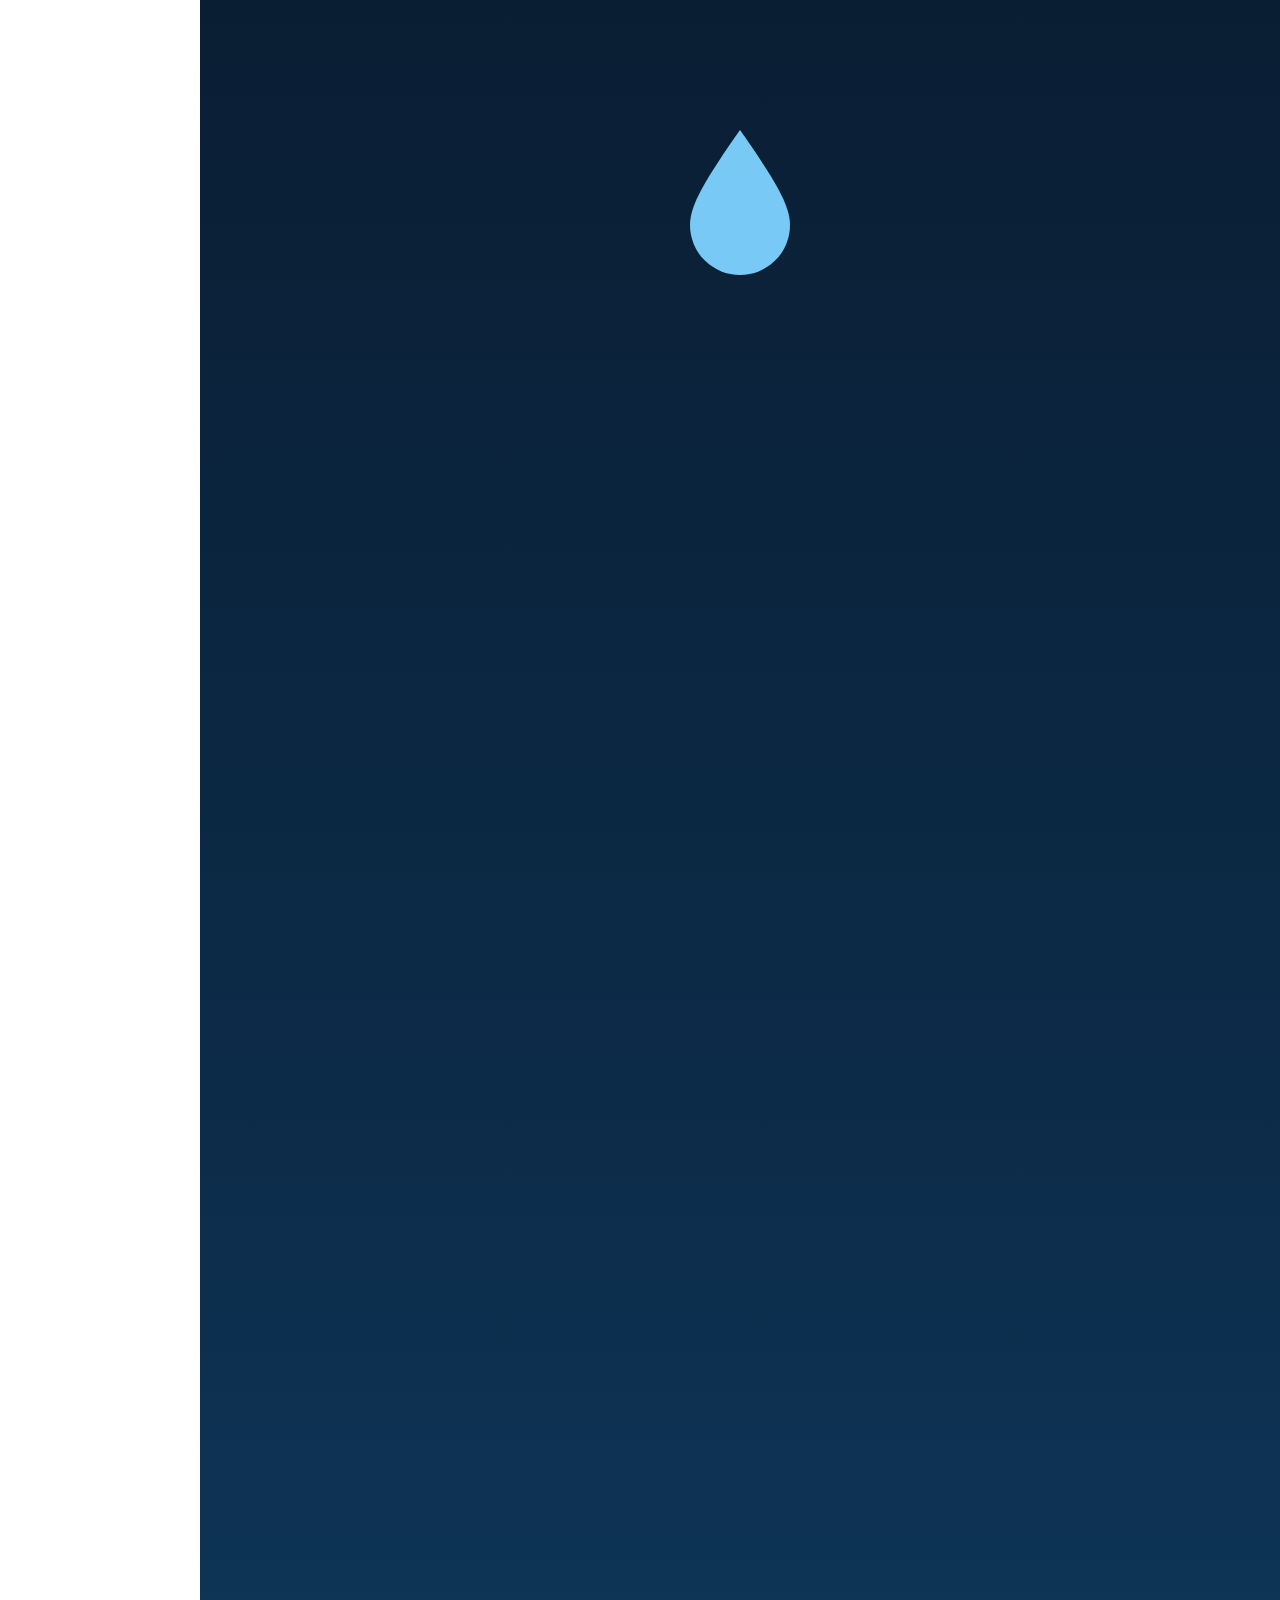
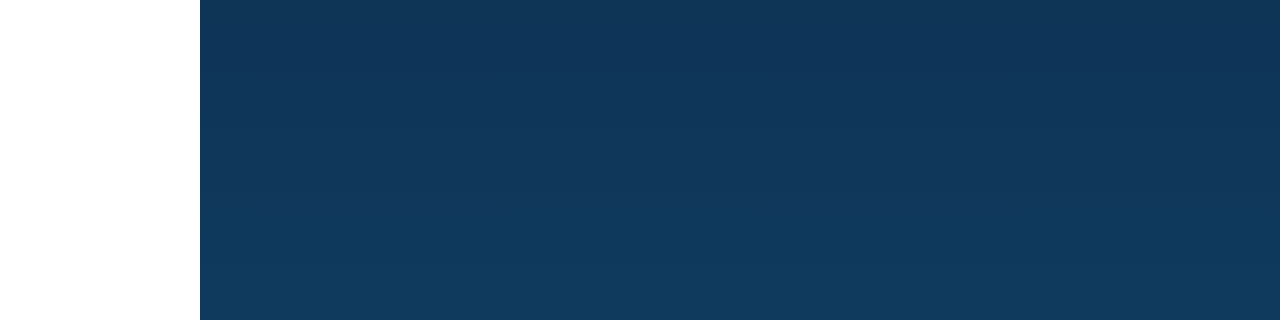
<file: marketing/video/tutorial.html>
<!doctype html>
<html lang="ar" dir="rtl">
<head>
<meta charset="utf-8">
<title>فحص تسرّب العدّاد: فيديو الشرح</title>
<link rel="stylesheet" href="fonts.css">
<style>
* { box-sizing: border-box; margin: 0; }
html, body { width: 1080px; height: 1920px; overflow: hidden; }
#stage {
  position: relative; width: 1080px; height: 1920px; overflow: hidden;
  background: linear-gradient(180deg, #0a1e33 0%, #0c2c4a 60%, #0f3a5e 100%);
  color: #eef6fb; font-family: "Readex Pro", sans-serif;
}
canvas#water { position: absolute; inset: 0; }
.t { position: absolute; left: 80px; right: 80px; text-align: center; will-change: transform, opacity; }
.soft { color: #8fc4e3; }

#title { top: 520px; font-size: 100px; font-weight: 700; line-height: 1.2; }
#sub { top: 800px; font-size: 56px; }

#step { top: 250px; font-size: 58px; font-weight: 700; line-height: 1.3; }
#step b { display: inline-block; font: 600 50px "IBM Plex Mono", monospace; color: #0a1e33; background: #7fd3ff; border-radius: 50%; width: 76px; height: 76px; line-height: 76px; margin-left: 18px; vertical-align: middle; }

#phone {
  position: absolute; left: 50%; top: 470px; width: 560px; height: 1180px; margin-left: -280px;
  background: #05101c; border-radius: 70px; padding: 22px;
  box-shadow: 0 0 0 3px #2c4a66, 0 50px 120px rgba(0,0,0,.5);
}
#screen { position: relative; width: 100%; height: 100%; border-radius: 50px; overflow: hidden; background: #eef3f4; }
.shot { position: absolute; inset: 0; background-size: 100% auto; background-repeat: no-repeat; background-position: top center; }
#notch { position: absolute; top: 40px; left: 50%; width: 150px; height: 36px; margin-left: -75px; background: #05101c; border-radius: 20px; z-index: 2; }
#finger { position: absolute; width: 90px; height: 90px; border-radius: 50%; background: rgba(127,211,255,.45); box-shadow: 0 0 0 10px rgba(127,211,255,.18); opacity: 0; z-index: 3; }

#cta { top: 480px; font-size: 104px; font-weight: 700; line-height: 1.2; }
#cta2 { top: 790px; font-size: 52px; }
#qrbox { position: absolute; left: 50%; top: 930px; width: 380px; height: 380px; margin-left: -190px; background: #fff; border-radius: 36px; padding: 30px; }
#qrbox svg { width: 100%; height: 100%; display: block; }
#url { position: absolute; left: 50%; top: 1380px; transform: translateX(-50%); direction: ltr; white-space: nowrap; font: 600 40px "IBM Plex Mono", monospace; color: #0a1e33; background: #7fd3ff; border-radius: 22px; padding: 20px 30px; }

/* بدون باركود ورابط: الرابط في البايو */
#qrbox { display: none !important; }
#url { top: 990px !important; font: 700 66px/1.2 "Readex Pro", sans-serif !important; direction: rtl !important; padding: 28px 48px !important; display: flex; align-items: center; gap: 22px; }
</style>
</head>
<body>
<div id="stage">
  <canvas id="water" width="1080" height="1920"></canvas>

  <div class="t" id="title">كيف تعرف إن بيتك<br>يسرّب ماء؟</div>
  <div class="t soft" id="sub">في ساعة وحدة، من جوالك</div>

  <div class="t" id="step"><b id="stepNo">١</b><span id="stepText"></span></div>
  <div id="phone">
    <div id="notch"></div>
    <div id="screen">
      <div class="shot" id="s1" style="background-image:url(shots/step1.png)"></div>
      <div class="shot" id="s2" style="background-image:url(shots/step2.png)"></div>
      <div class="shot" id="s3" style="background-image:url(shots/step3.png)"></div>
      <div class="shot" id="s4" style="background-image:url(shots/step4.png)"></div>
      <div id="finger"></div>
    </div>
  </div>

  <div class="t" id="cta">جرّبها مجاناً</div>
  <div class="t soft" id="cta2">مجاني، ومن جوالك</div>
  <div id="qrbox"></div>
  <div id="url">الرابط في البايو <svg width="54" height="54" viewBox="0 0 24 24" aria-hidden="true"><path d="M12 4 L12 20 M5 11 L12 4 L19 11" fill="none" stroke="currentColor" stroke-width="3" stroke-linecap="round" stroke-linejoin="round"/></svg></div>
</div>
<script>
window.DURATION = 18;
const $ = (id) => document.getElementById(id);
const clamp = (x, a = 0, b = 1) => Math.min(b, Math.max(a, x));
const prog = (t, a, b) => clamp((t - a) / (b - a));
const ease = (x) => x < .5 ? 4 * x * x * x : 1 - Math.pow(-2 * x + 2, 3) / 2;
const easeOut = (x) => 1 - Math.pow(1 - x, 3);
function fade(id, t, a, b, d = 0.6, dy = 40) {
  const i = easeOut(prog(t, a, a + d)), o = prog(t, b, b + d * 0.7);
  const el = $(id);
  el.style.opacity = Math.min(i, 1 - o);
  el.style.transform = `translateY(${(1 - i) * dy - o * dy}px)`;
}

// نقطة ماء تنزل وتسوي تموجات
const cv = $('water'), cx = cv.getContext('2d');
function drawWater(t) {
  cx.clearRect(0, 0, 1080, 1920);
  const fall = prog(t, 0.2, 1.1);
  if (t < 1.1) {
    const y = 200 + 900 * fall * fall;
    cx.fillStyle = 'rgba(127,211,255,.95)';
    cx.beginPath();
    cx.moveTo(540, y - 70);
    cx.bezierCurveTo(575, y - 20, 590, y + 5, 590, y + 25);
    cx.arc(540, y + 25, 50, 0, Math.PI);
    cx.bezierCurveTo(490, y + 5, 505, y - 20, 540, y - 70);
    cx.fill();
  }
  for (let k = 0; k < 4; k++) {
    const age = t - 1.1 - k * 0.45;
    if (age < 0 || age > 3.2) continue;
    const r = 40 + age * 260, a = Math.max(0, 0.5 - age / 6.4);
    cx.strokeStyle = `rgba(127,211,255,${a})`;
    cx.lineWidth = 4;
    cx.beginPath(); cx.ellipse(540, 1140, r, r * 0.28, 0, 0, Math.PI * 2); cx.stroke();
  }
}

const STEPS = [
  { at: 3.6, no: '١', text: 'اختر كيف يوصل الماء لبيتك' },
  { at: 6.1, no: '٢', text: 'سكّر الماء واكتب رقم العدّاد' },
  { at: 8.6, no: '٣', text: 'انتظر ساعة واكتب الرقم الثاني' },
  { at: 11.1, no: '٤', text: 'تطلع لك النتيجة وكم تخسر' },
];

window.render = function (t) {
  drawWater(t);
  $('water').style.opacity = 1 - prog(t, 3.0, 3.6) * 0.7;

  // ١: العنوان 0–3.4
  fade('title', t, 1.2, 3.0);
  fade('sub', t, 1.8, 3.0);

  // ٢: الجوال 3.4–13.6
  const ph = easeOut(prog(t, 3.2, 3.9)), phOut = prog(t, 13.4, 14.0);
  $('phone').style.opacity = Math.min(ph, 1 - phOut);
  $('phone').style.transform = `translateY(${(1 - ph) * 260 + phOut * -120}px) scale(${1 - phOut * 0.1})`;
  let cur = 0;
  STEPS.forEach((s, i) => { if (t >= s.at - 0.3) cur = i; });
  const s = STEPS[cur];
  $('stepNo').textContent = s.no; $('stepText').textContent = s.text;
  const si = easeOut(prog(t, s.at - 0.3, s.at + 0.2));
  const next = STEPS[cur + 1];
  const so = next ? prog(t, next.at - 0.55, next.at - 0.3) : prog(t, 13.4, 13.8);
  $('step').style.opacity = t < 3.3 ? 0 : Math.min(si, 1 - so);
  $('step').style.transform = `translateY(${(1 - si) * 30}px)`;

  // الشاشات تنزلق من اليمين
  STEPS.forEach((st, i) => {
    const el = $('s' + (i + 1));
    const inP = i === 0 ? 1 : ease(prog(t, st.at - 0.35, st.at + 0.25));
    el.style.transform = `translateX(${(1 - inP) * -100}%)`;
    el.style.zIndex = i + 1;
  });

  // لمسة الإصبع على الأزرار
  const taps = [
    { at: 5.2, x: 258, y: 364 },   // خزان أرضي
    { at: 7.7, x: 258, y: 914 },   // سجّلت الرقم
    { at: 10.2, x: 258, y: 889 },  // شوف النتيجة
  ];
  let fo = 0, fx = 0, fy = 0, fs = 1;
  taps.forEach(tp => {
    const d = t - tp.at;
    if (d > -0.4 && d < 0.5) { fo = d < 0 ? 1 + d / 0.4 : 1 - d / 0.5; fx = tp.x; fy = tp.y; fs = d < 0 ? 1 : 1 + d; }
  });
  const f = $('finger');
  f.style.opacity = Math.max(0, fo);
  f.style.left = (fx - 45) + 'px'; f.style.top = (fy - 45) + 'px';
  f.style.transform = `scale(${fs})`;

  // ٣: الدعوة 14–18
  fade('cta', t, 14.0, 99, 0.7, 60);
  fade('cta2', t, 14.5, 99);
  const q = easeOut(prog(t, 14.9, 15.5));
  $('qrbox').style.opacity = q; $('qrbox').style.transform = `scale(${0.85 + 0.15 * q})`;
  const u = easeOut(prog(t, 15.4, 15.9));
  $('url').style.opacity = u; $('url').style.transform = `translateX(-50%) translateY(${(1 - u) * 30}px)`;
};
window.render(0);
</script>
</body>
</html>
</file>
<file: marketing/video/fonts.css>
/* cyrillic-ext */
@font-face {
  font-family: 'IBM Plex Mono';
  font-style: normal;
  font-weight: 600;
  font-display: block;
  src: url(fonts/f1.woff2) format('woff2');
  unicode-range: U+0460-052F, U+1C80-1C8A, U+20B4, U+2DE0-2DFF, U+A640-A69F, U+FE2E-FE2F;
}
/* cyrillic */
@font-face {
  font-family: 'IBM Plex Mono';
  font-style: normal;
  font-weight: 600;
  font-display: block;
  src: url(fonts/f5.woff2) format('woff2');
  unicode-range: U+0301, U+0400-045F, U+0490-0491, U+04B0-04B1, U+2116;
}
/* vietnamese */
@font-face {
  font-family: 'IBM Plex Mono';
  font-style: normal;
  font-weight: 600;
  font-display: block;
  src: url(fonts/f3.woff2) format('woff2');
  unicode-range: U+0102-0103, U+0110-0111, U+0128-0129, U+0168-0169, U+01A0-01A1, U+01AF-01B0, U+0300-0301, U+0303-0304, U+0308-0309, U+0323, U+0329, U+1EA0-1EF9, U+20AB;
}
/* latin-ext */
@font-face {
  font-family: 'IBM Plex Mono';
  font-style: normal;
  font-weight: 600;
  font-display: block;
  src: url(fonts/f2.woff2) format('woff2');
  unicode-range: U+0100-02BA, U+02BD-02C5, U+02C7-02CC, U+02CE-02D7, U+02DD-02FF, U+0304, U+0308, U+0329, U+1D00-1DBF, U+1E00-1E9F, U+1EF2-1EFF, U+2020, U+20A0-20AB, U+20AD-20C0, U+2113, U+2C60-2C7F, U+A720-A7FF;
}
/* latin */
@font-face {
  font-family: 'IBM Plex Mono';
  font-style: normal;
  font-weight: 600;
  font-display: block;
  src: url(fonts/f4.woff2) format('woff2');
  unicode-range: U+0000-00FF, U+0131, U+0152-0153, U+02BB-02BC, U+02C6, U+02DA, U+02DC, U+0304, U+0308, U+0329, U+2000-206F, U+20AC, U+2122, U+2191, U+2193, U+2212, U+2215, U+FEFF, U+FFFD;
}
/* arabic */
@font-face {
  font-family: 'Readex Pro';
  font-style: normal;
  font-weight: 400;
  font-display: block;
  src: url(fonts/f7.woff2) format('woff2');
  unicode-range: U+0600-06FF, U+0750-077F, U+0870-088E, U+0890-0891, U+0897-08E1, U+08E3-08FF, U+200C-200E, U+2010-2011, U+204F, U+2E41, U+FB50-FDFF, U+FE70-FE74, U+FE76-FEFC, U+102E0-102FB, U+10E60-10E7E, U+10EC2-10EC4, U+10EFC-10EFF, U+1EE00-1EE03, U+1EE05-1EE1F, U+1EE21-1EE22, U+1EE24, U+1EE27, U+1EE29-1EE32, U+1EE34-1EE37, U+1EE39, U+1EE3B, U+1EE42, U+1EE47, U+1EE49, U+1EE4B, U+1EE4D-1EE4F, U+1EE51-1EE52, U+1EE54, U+1EE57, U+1EE59, U+1EE5B, U+1EE5D, U+1EE5F, U+1EE61-1EE62, U+1EE64, U+1EE67-1EE6A, U+1EE6C-1EE72, U+1EE74-1EE77, U+1EE79-1EE7C, U+1EE7E, U+1EE80-1EE89, U+1EE8B-1EE9B, U+1EEA1-1EEA3, U+1EEA5-1EEA9, U+1EEAB-1EEBB, U+1EEF0-1EEF1;
}
/* vietnamese */
@font-face {
  font-family: 'Readex Pro';
  font-style: normal;
  font-weight: 400;
  font-display: block;
  src: url(fonts/f8.woff2) format('woff2');
  unicode-range: U+0102-0103, U+0110-0111, U+0128-0129, U+0168-0169, U+01A0-01A1, U+01AF-01B0, U+0300-0301, U+0303-0304, U+0308-0309, U+0323, U+0329, U+1EA0-1EF9, U+20AB;
}
/* latin-ext */
@font-face {
  font-family: 'Readex Pro';
  font-style: normal;
  font-weight: 400;
  font-display: block;
  src: url(fonts/f6.woff2) format('woff2');
  unicode-range: U+0100-02BA, U+02BD-02C5, U+02C7-02CC, U+02CE-02D7, U+02DD-02FF, U+0304, U+0308, U+0329, U+1D00-1DBF, U+1E00-1E9F, U+1EF2-1EFF, U+2020, U+20A0-20AB, U+20AD-20C0, U+2113, U+2C60-2C7F, U+A720-A7FF;
}
/* latin */
@font-face {
  font-family: 'Readex Pro';
  font-style: normal;
  font-weight: 400;
  font-display: block;
  src: url(fonts/f9.woff2) format('woff2');
  unicode-range: U+0000-00FF, U+0131, U+0152-0153, U+02BB-02BC, U+02C6, U+02DA, U+02DC, U+0304, U+0308, U+0329, U+2000-206F, U+20AC, U+2122, U+2191, U+2193, U+2212, U+2215, U+FEFF, U+FFFD;
}
/* arabic */
@font-face {
  font-family: 'Readex Pro';
  font-style: normal;
  font-weight: 700;
  font-display: block;
  src: url(fonts/f7.woff2) format('woff2');
  unicode-range: U+0600-06FF, U+0750-077F, U+0870-088E, U+0890-0891, U+0897-08E1, U+08E3-08FF, U+200C-200E, U+2010-2011, U+204F, U+2E41, U+FB50-FDFF, U+FE70-FE74, U+FE76-FEFC, U+102E0-102FB, U+10E60-10E7E, U+10EC2-10EC4, U+10EFC-10EFF, U+1EE00-1EE03, U+1EE05-1EE1F, U+1EE21-1EE22, U+1EE24, U+1EE27, U+1EE29-1EE32, U+1EE34-1EE37, U+1EE39, U+1EE3B, U+1EE42, U+1EE47, U+1EE49, U+1EE4B, U+1EE4D-1EE4F, U+1EE51-1EE52, U+1EE54, U+1EE57, U+1EE59, U+1EE5B, U+1EE5D, U+1EE5F, U+1EE61-1EE62, U+1EE64, U+1EE67-1EE6A, U+1EE6C-1EE72, U+1EE74-1EE77, U+1EE79-1EE7C, U+1EE7E, U+1EE80-1EE89, U+1EE8B-1EE9B, U+1EEA1-1EEA3, U+1EEA5-1EEA9, U+1EEAB-1EEBB, U+1EEF0-1EEF1;
}
/* vietnamese */
@font-face {
  font-family: 'Readex Pro';
  font-style: normal;
  font-weight: 700;
  font-display: block;
  src: url(fonts/f8.woff2) format('woff2');
  unicode-range: U+0102-0103, U+0110-0111, U+0128-0129, U+0168-0169, U+01A0-01A1, U+01AF-01B0, U+0300-0301, U+0303-0304, U+0308-0309, U+0323, U+0329, U+1EA0-1EF9, U+20AB;
}
/* latin-ext */
@font-face {
  font-family: 'Readex Pro';
  font-style: normal;
  font-weight: 700;
  font-display: block;
  src: url(fonts/f6.woff2) format('woff2');
  unicode-range: U+0100-02BA, U+02BD-02C5, U+02C7-02CC, U+02CE-02D7, U+02DD-02FF, U+0304, U+0308, U+0329, U+1D00-1DBF, U+1E00-1E9F, U+1EF2-1EFF, U+2020, U+20A0-20AB, U+20AD-20C0, U+2113, U+2C60-2C7F, U+A720-A7FF;
}
/* latin */
@font-face {
  font-family: 'Readex Pro';
  font-style: normal;
  font-weight: 700;
  font-display: block;
  src: url(fonts/f9.woff2) format('woff2');
  unicode-range: U+0000-00FF, U+0131, U+0152-0153, U+02BB-02BC, U+02C6, U+02DA, U+02DC, U+0304, U+0308, U+0329, U+2000-206F, U+20AC, U+2122, U+2191, U+2193, U+2212, U+2215, U+FEFF, U+FFFD;
}
</file>
